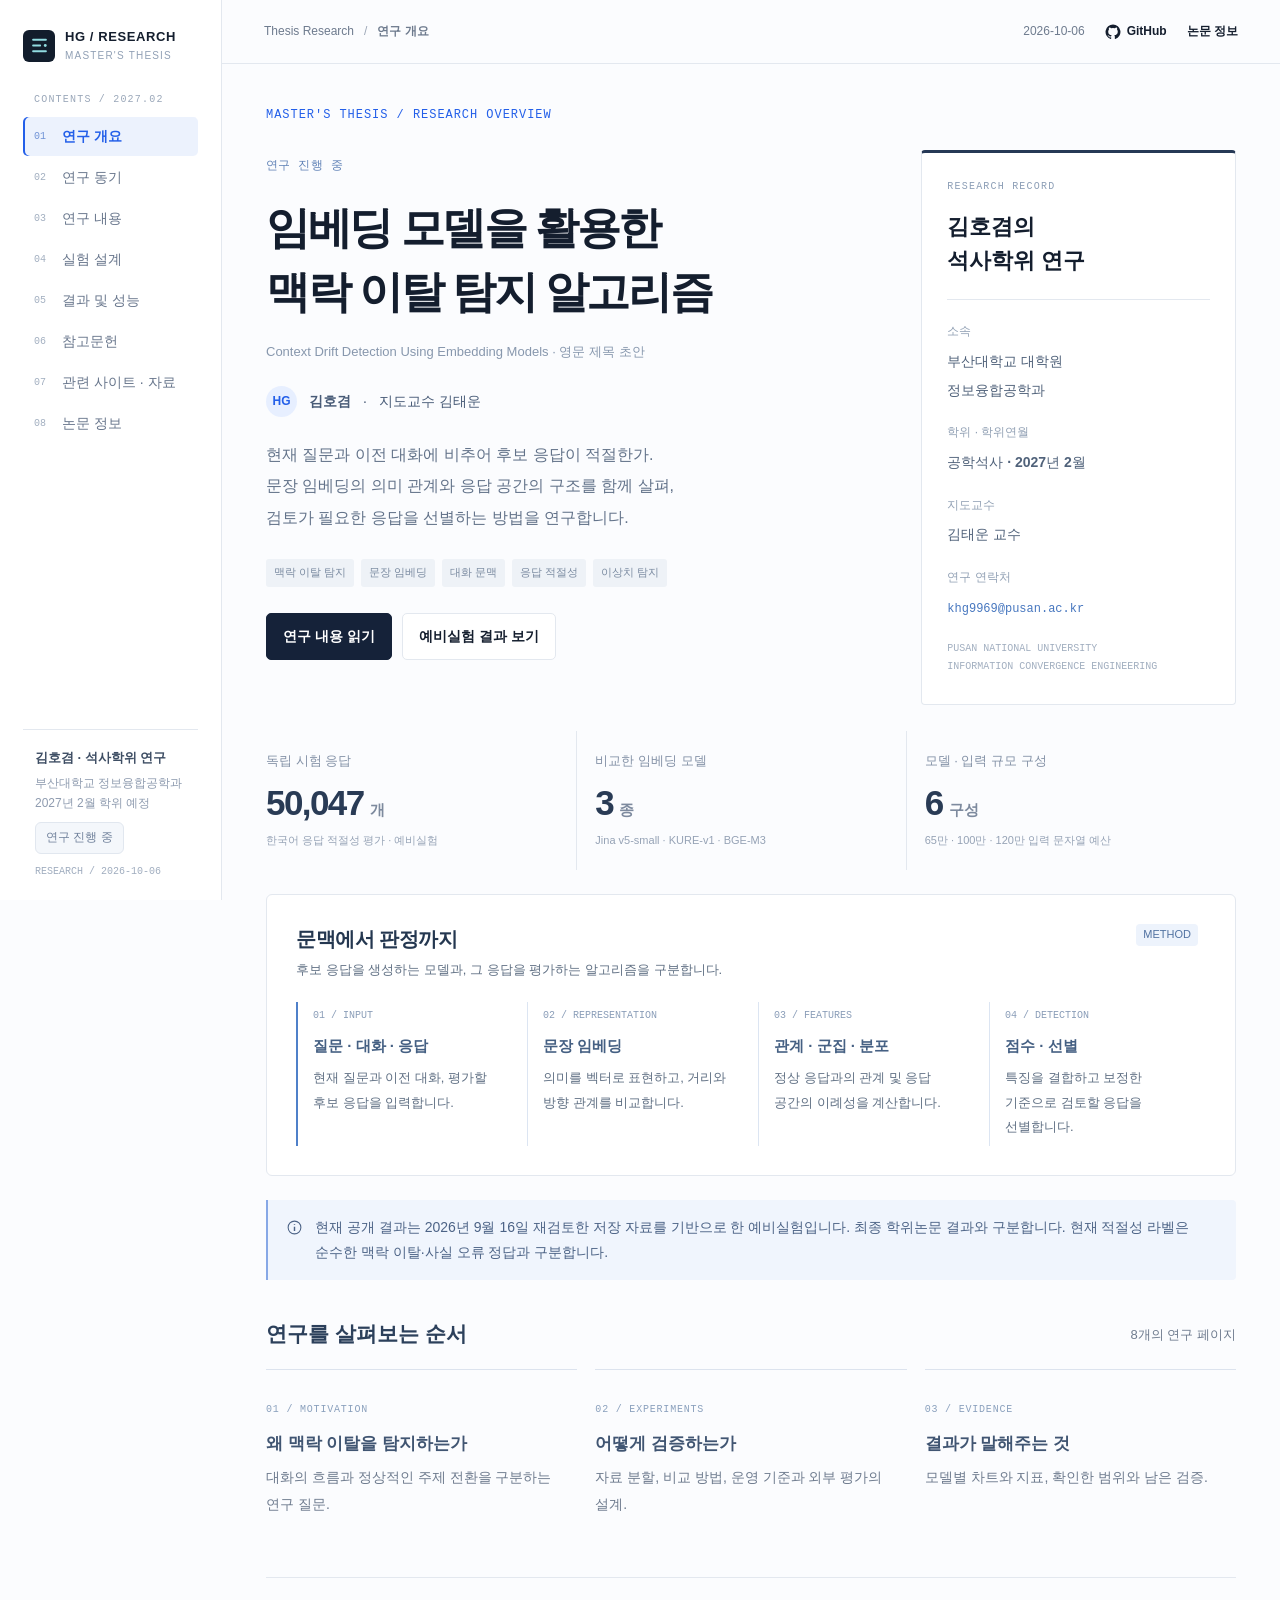
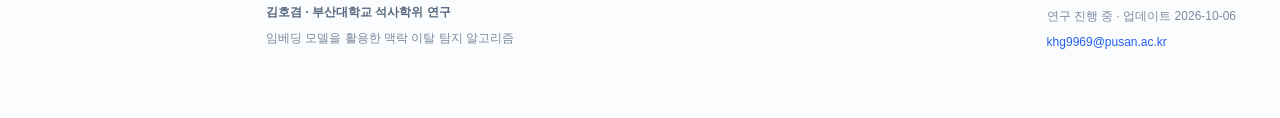
<file: index.html>
<!doctype html>
<html lang="ko">
<head>
  <meta charset="utf-8">
  <meta name="viewport" content="width=device-width, initial-scale=1">
  <meta name="description" content="김호겸의 석사학위 연구: 임베딩 모델을 활용한 맥락 이탈 탐지 알고리즘. 연구 동기, 방법, 실험 설계, 결과와 성능, 참고문헌을 소개합니다.">
  <meta name="theme-color" content="#101d35">
  <title>맥락 이탈 탐지 연구 · 김호겸</title>
  <link rel="icon" href="favicon.svg" type="image/svg+xml">
  <link rel="stylesheet" href="site.css">
  <script src="research-data.js" defer></script>
  <script src="site.js" defer></script>
</head>
<body data-page="overview">
  <a class="skip-link" href="#main">본문으로 이동</a>
  <div id="app"></div>
  <noscript>이 사이트의 연구 페이지와 차트를 보려면 브라우저의 JavaScript를 켜주세요.</noscript>
</body>
</html>
</file>
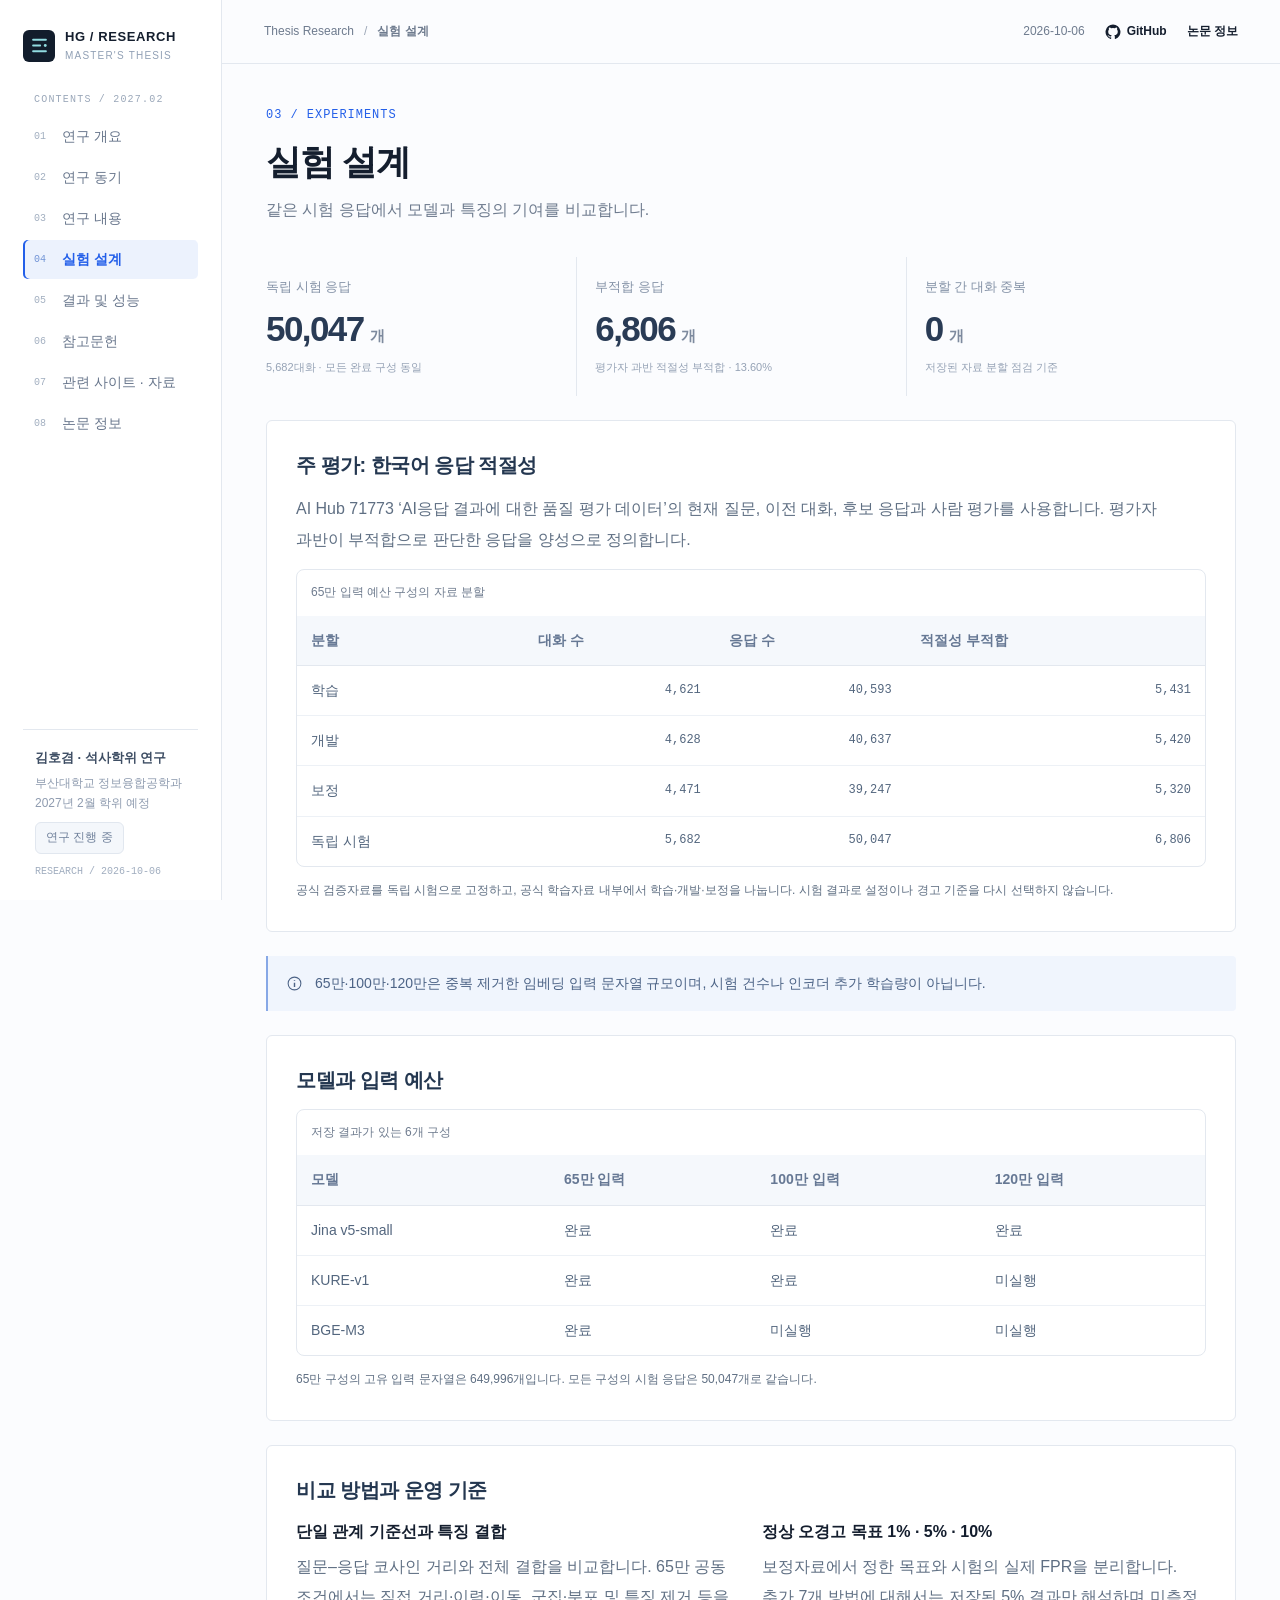
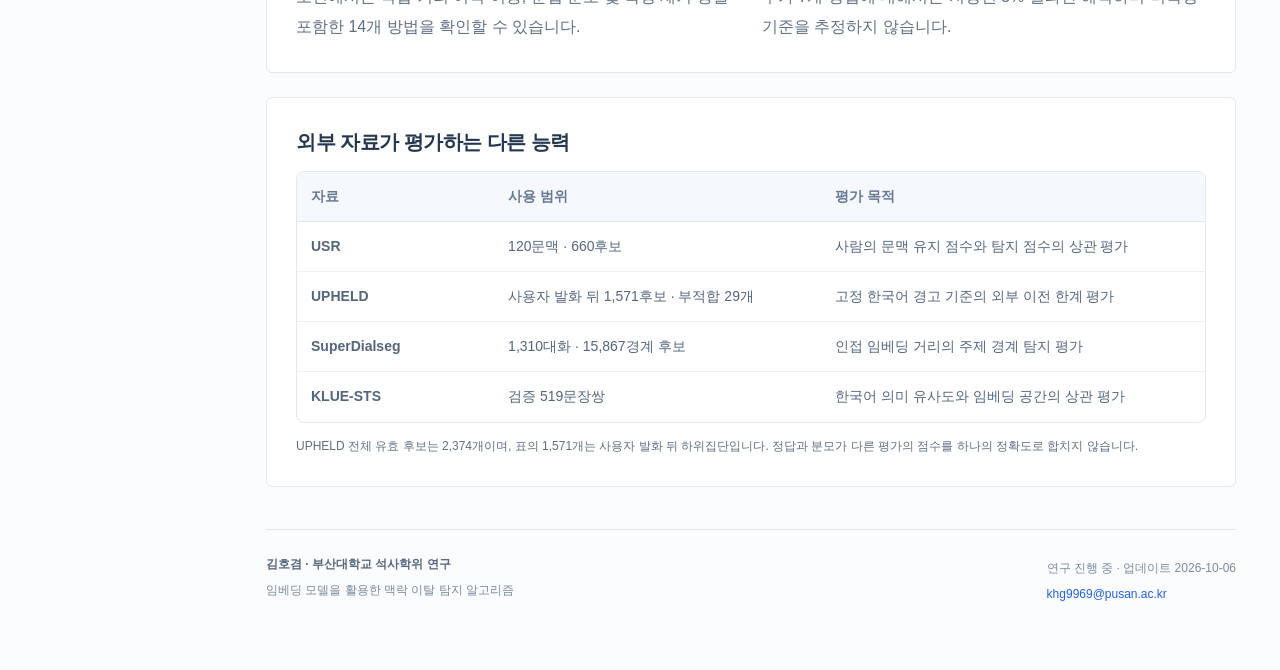
<file: experiments.html>
<!doctype html>
<html lang="ko">
<head>
  <meta charset="utf-8">
  <meta name="viewport" content="width=device-width, initial-scale=1">
  <meta name="description" content="김호겸의 석사학위 연구: 임베딩 모델을 활용한 맥락 이탈 탐지 알고리즘. 연구 동기, 방법, 실험 설계, 결과와 성능, 참고문헌을 소개합니다.">
  <meta name="theme-color" content="#101d35">
  <title>실험 설계 · 김호겸 맥락 이탈 탐지 연구</title>
  <link rel="icon" href="favicon.svg" type="image/svg+xml">
  <link rel="stylesheet" href="site.css">
  <script src="research-data.js" defer></script>
  <script src="site.js" defer></script>
</head>
<body data-page="experiments">
  <a class="skip-link" href="#main">본문으로 이동</a>
  <div id="app"></div>
  <noscript>이 사이트의 연구 페이지와 차트를 보려면 브라우저의 JavaScript를 켜주세요.</noscript>
</body>
</html>
</file>
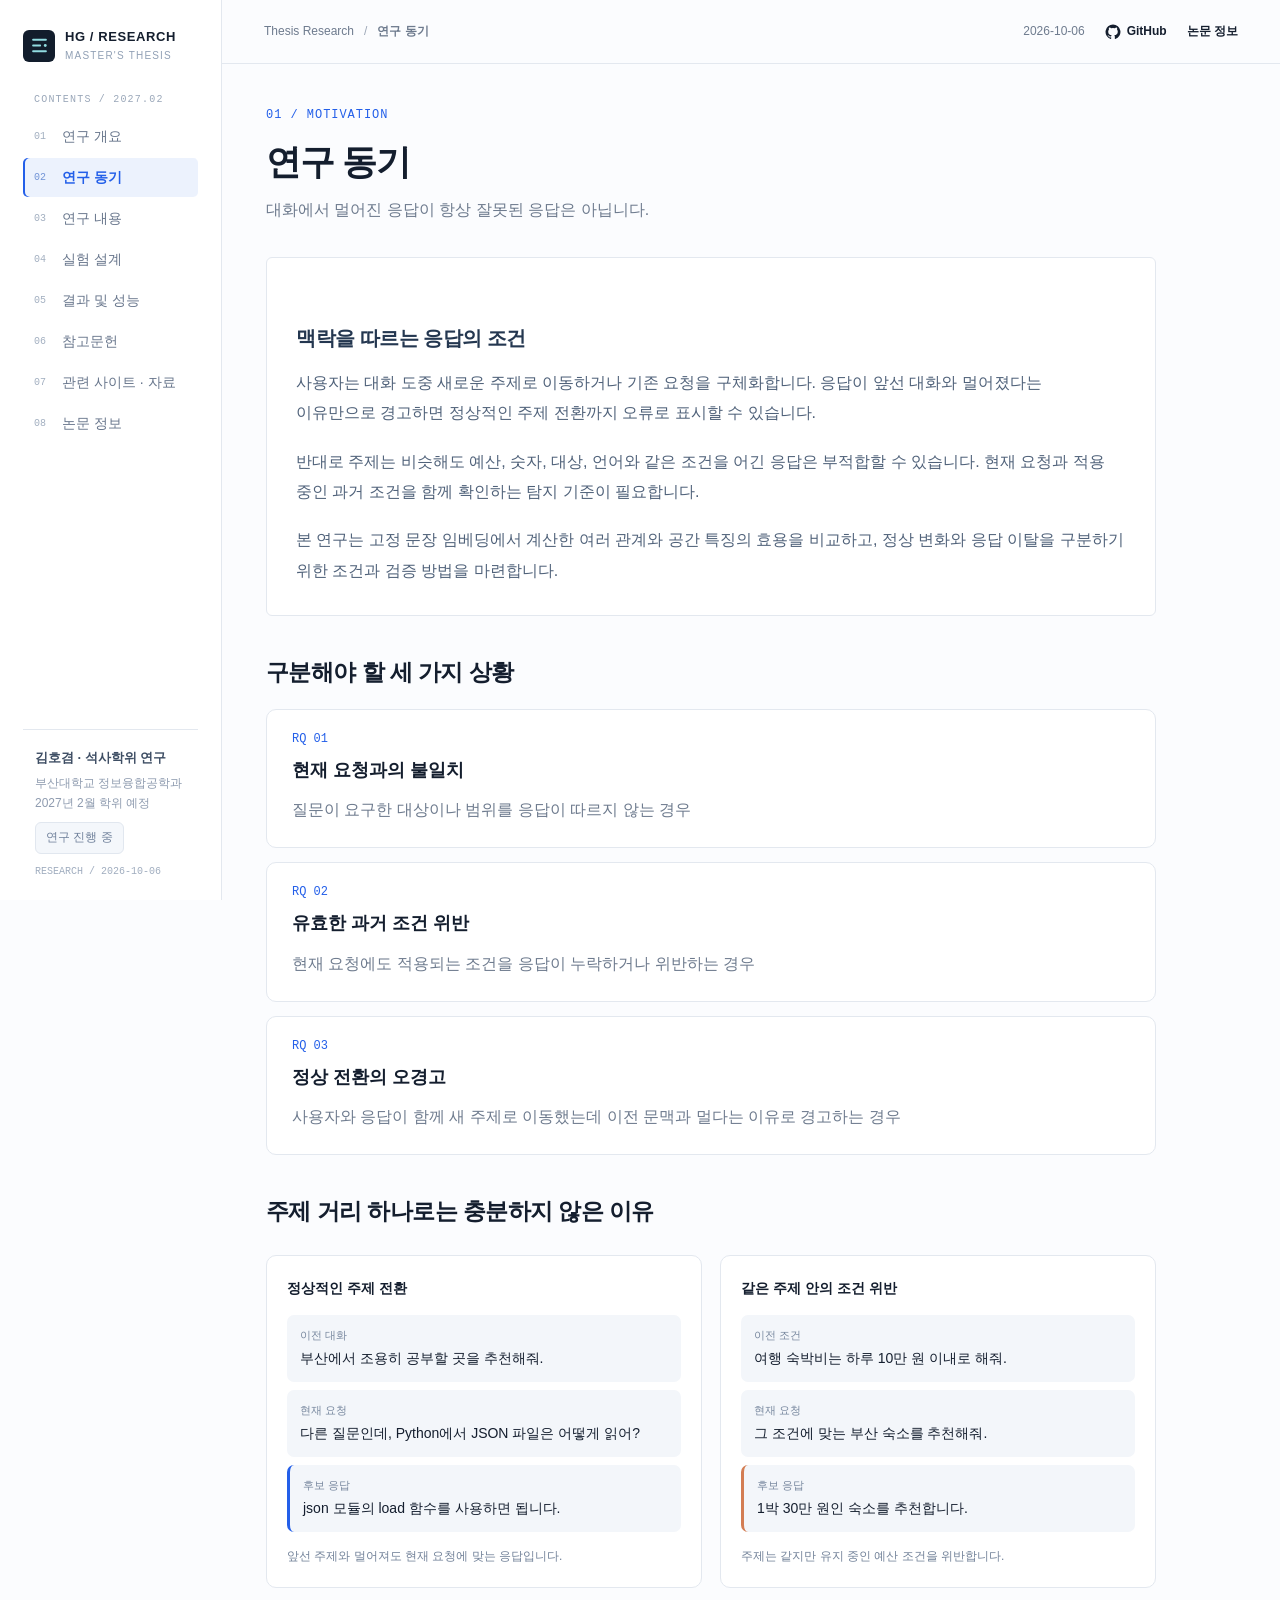
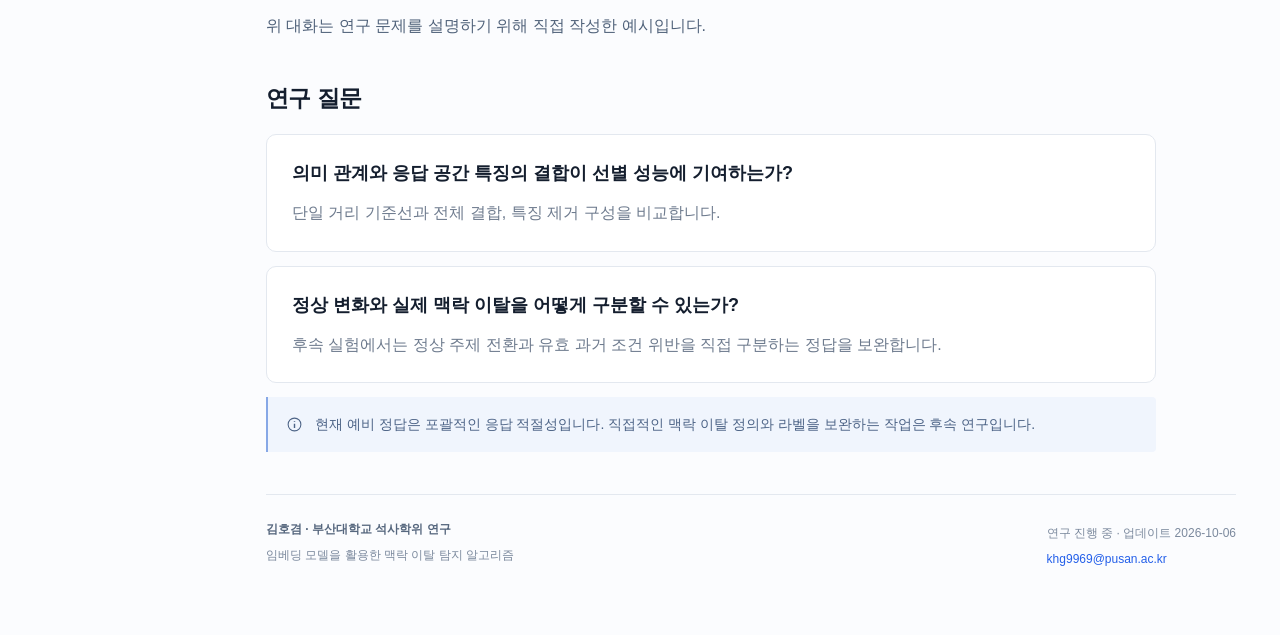
<file: motivation.html>
<!doctype html>
<html lang="ko">
<head>
  <meta charset="utf-8">
  <meta name="viewport" content="width=device-width, initial-scale=1">
  <meta name="description" content="김호겸의 석사학위 연구: 임베딩 모델을 활용한 맥락 이탈 탐지 알고리즘. 연구 동기, 방법, 실험 설계, 결과와 성능, 참고문헌을 소개합니다.">
  <meta name="theme-color" content="#101d35">
  <title>연구 동기 · 김호겸 맥락 이탈 탐지 연구</title>
  <link rel="icon" href="favicon.svg" type="image/svg+xml">
  <link rel="stylesheet" href="site.css">
  <script src="research-data.js" defer></script>
  <script src="site.js" defer></script>
</head>
<body data-page="motivation">
  <a class="skip-link" href="#main">본문으로 이동</a>
  <div id="app"></div>
  <noscript>이 사이트의 연구 페이지와 차트를 보려면 브라우저의 JavaScript를 켜주세요.</noscript>
</body>
</html>
</file>
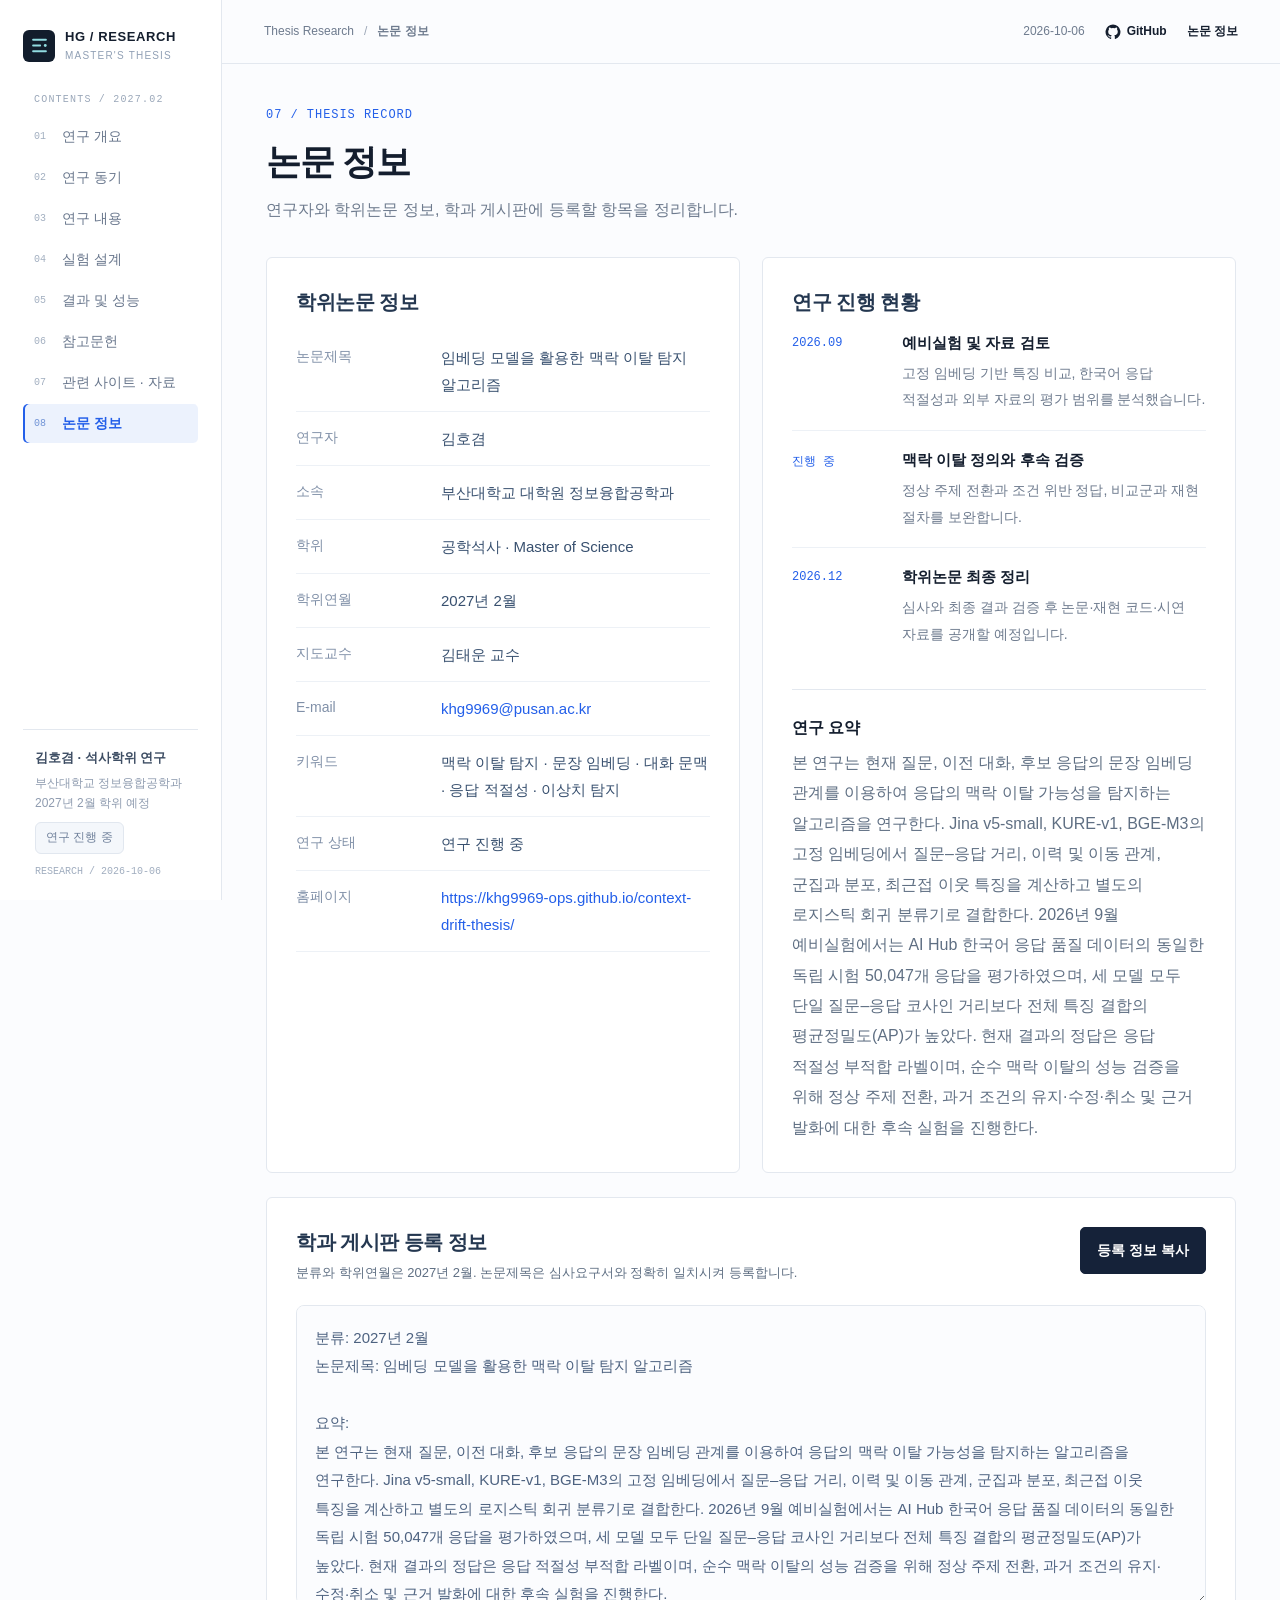
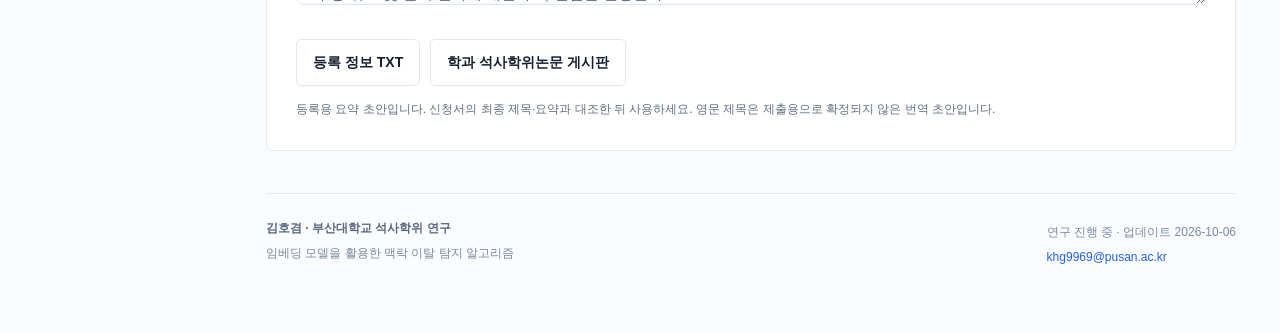
<file: profile.html>
<!doctype html>
<html lang="ko">
<head>
  <meta charset="utf-8">
  <meta name="viewport" content="width=device-width, initial-scale=1">
  <meta name="description" content="김호겸의 석사학위 연구: 임베딩 모델을 활용한 맥락 이탈 탐지 알고리즘. 연구 동기, 방법, 실험 설계, 결과와 성능, 참고문헌을 소개합니다.">
  <meta name="theme-color" content="#101d35">
  <title>논문 정보 · 김호겸 맥락 이탈 탐지 연구</title>
  <link rel="icon" href="favicon.svg" type="image/svg+xml">
  <link rel="stylesheet" href="site.css">
  <script src="research-data.js" defer></script>
  <script src="site.js" defer></script>
</head>
<body data-page="profile">
  <a class="skip-link" href="#main">본문으로 이동</a>
  <div id="app"></div>
  <noscript>이 사이트의 연구 페이지와 차트를 보려면 브라우저의 JavaScript를 켜주세요.</noscript>
</body>
</html>
</file>
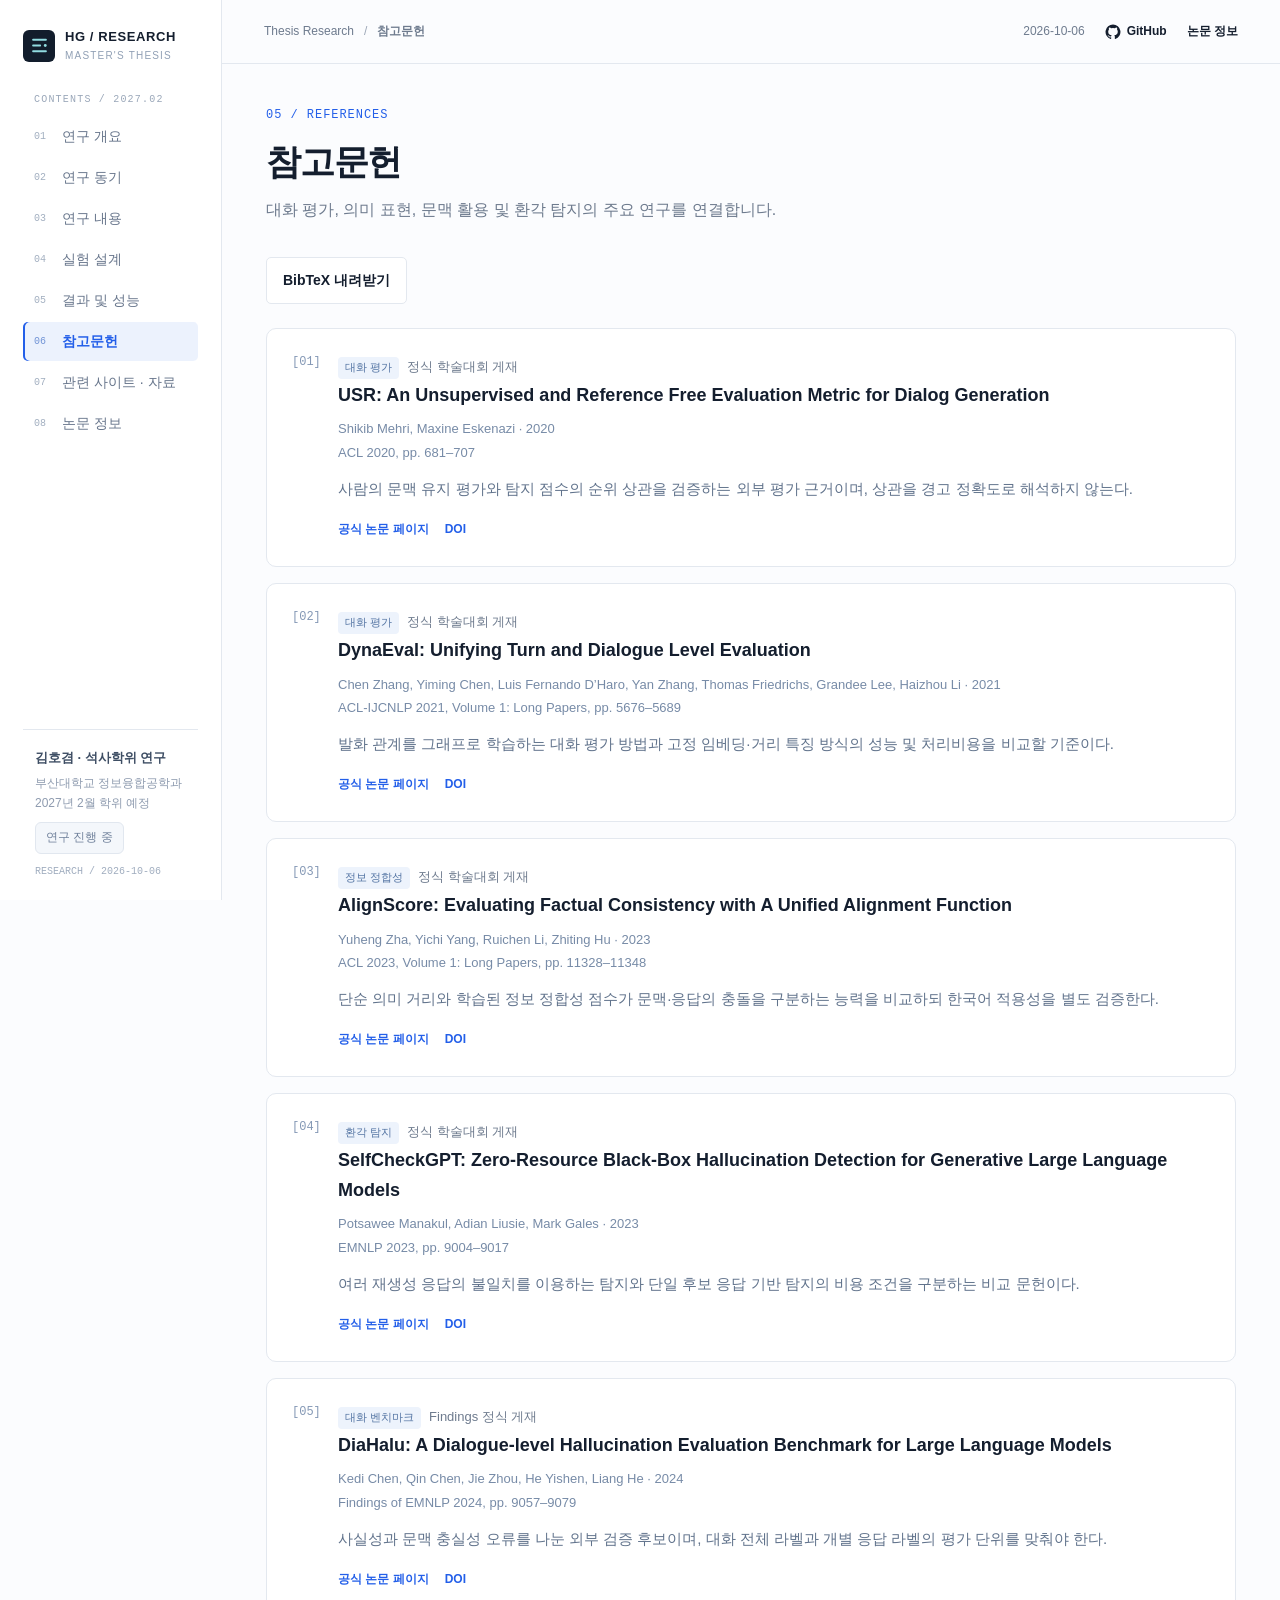
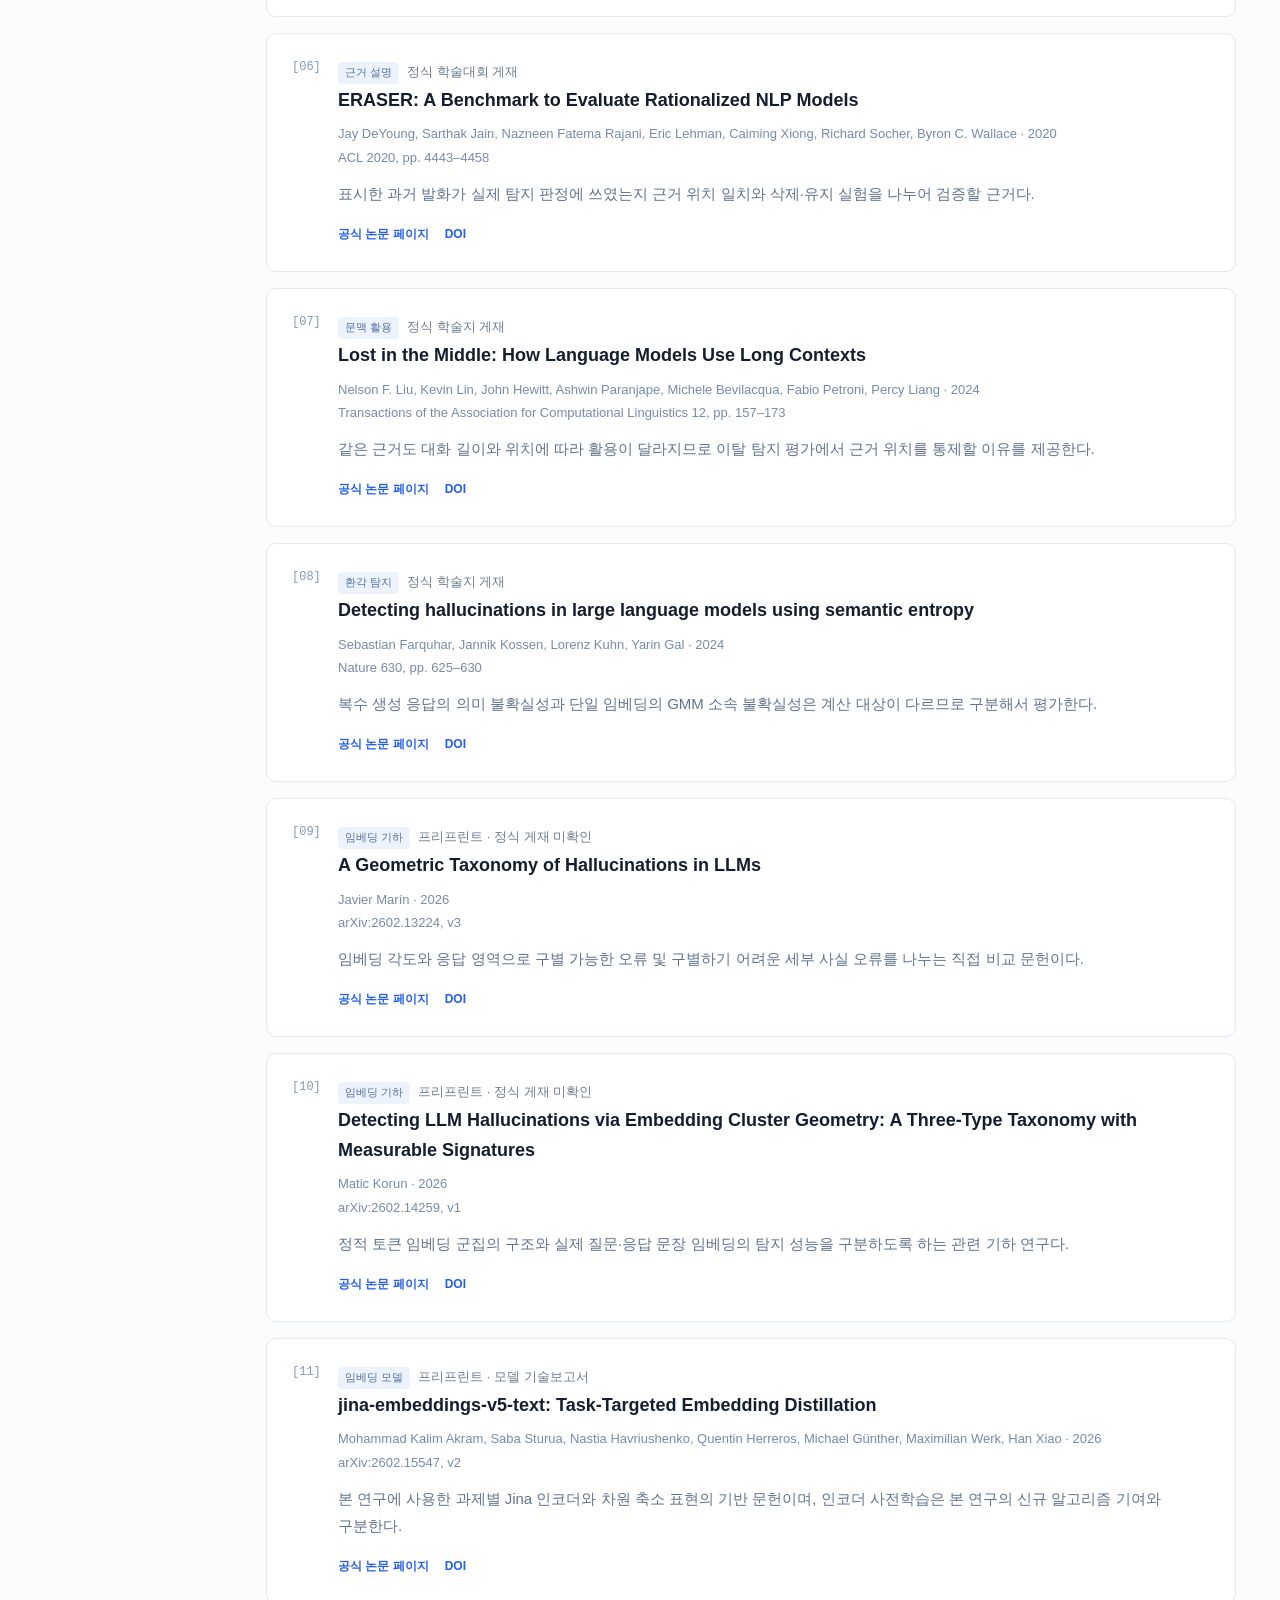
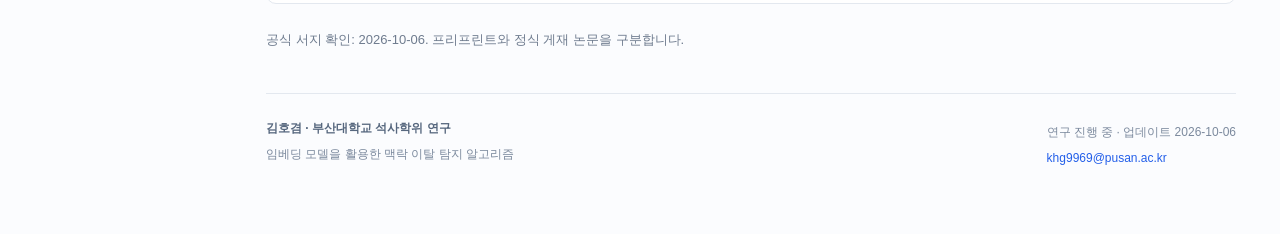
<file: references.html>
<!doctype html>
<html lang="ko">
<head>
  <meta charset="utf-8">
  <meta name="viewport" content="width=device-width, initial-scale=1">
  <meta name="description" content="김호겸의 석사학위 연구: 임베딩 모델을 활용한 맥락 이탈 탐지 알고리즘. 연구 동기, 방법, 실험 설계, 결과와 성능, 참고문헌을 소개합니다.">
  <meta name="theme-color" content="#101d35">
  <title>참고문헌 · 김호겸 맥락 이탈 탐지 연구</title>
  <link rel="icon" href="favicon.svg" type="image/svg+xml">
  <link rel="stylesheet" href="site.css">
  <script src="research-data.js" defer></script>
  <script src="site.js" defer></script>
</head>
<body data-page="references">
  <a class="skip-link" href="#main">본문으로 이동</a>
  <div id="app"></div>
  <noscript>이 사이트의 연구 페이지와 차트를 보려면 브라우저의 JavaScript를 켜주세요.</noscript>
</body>
</html>
</file>
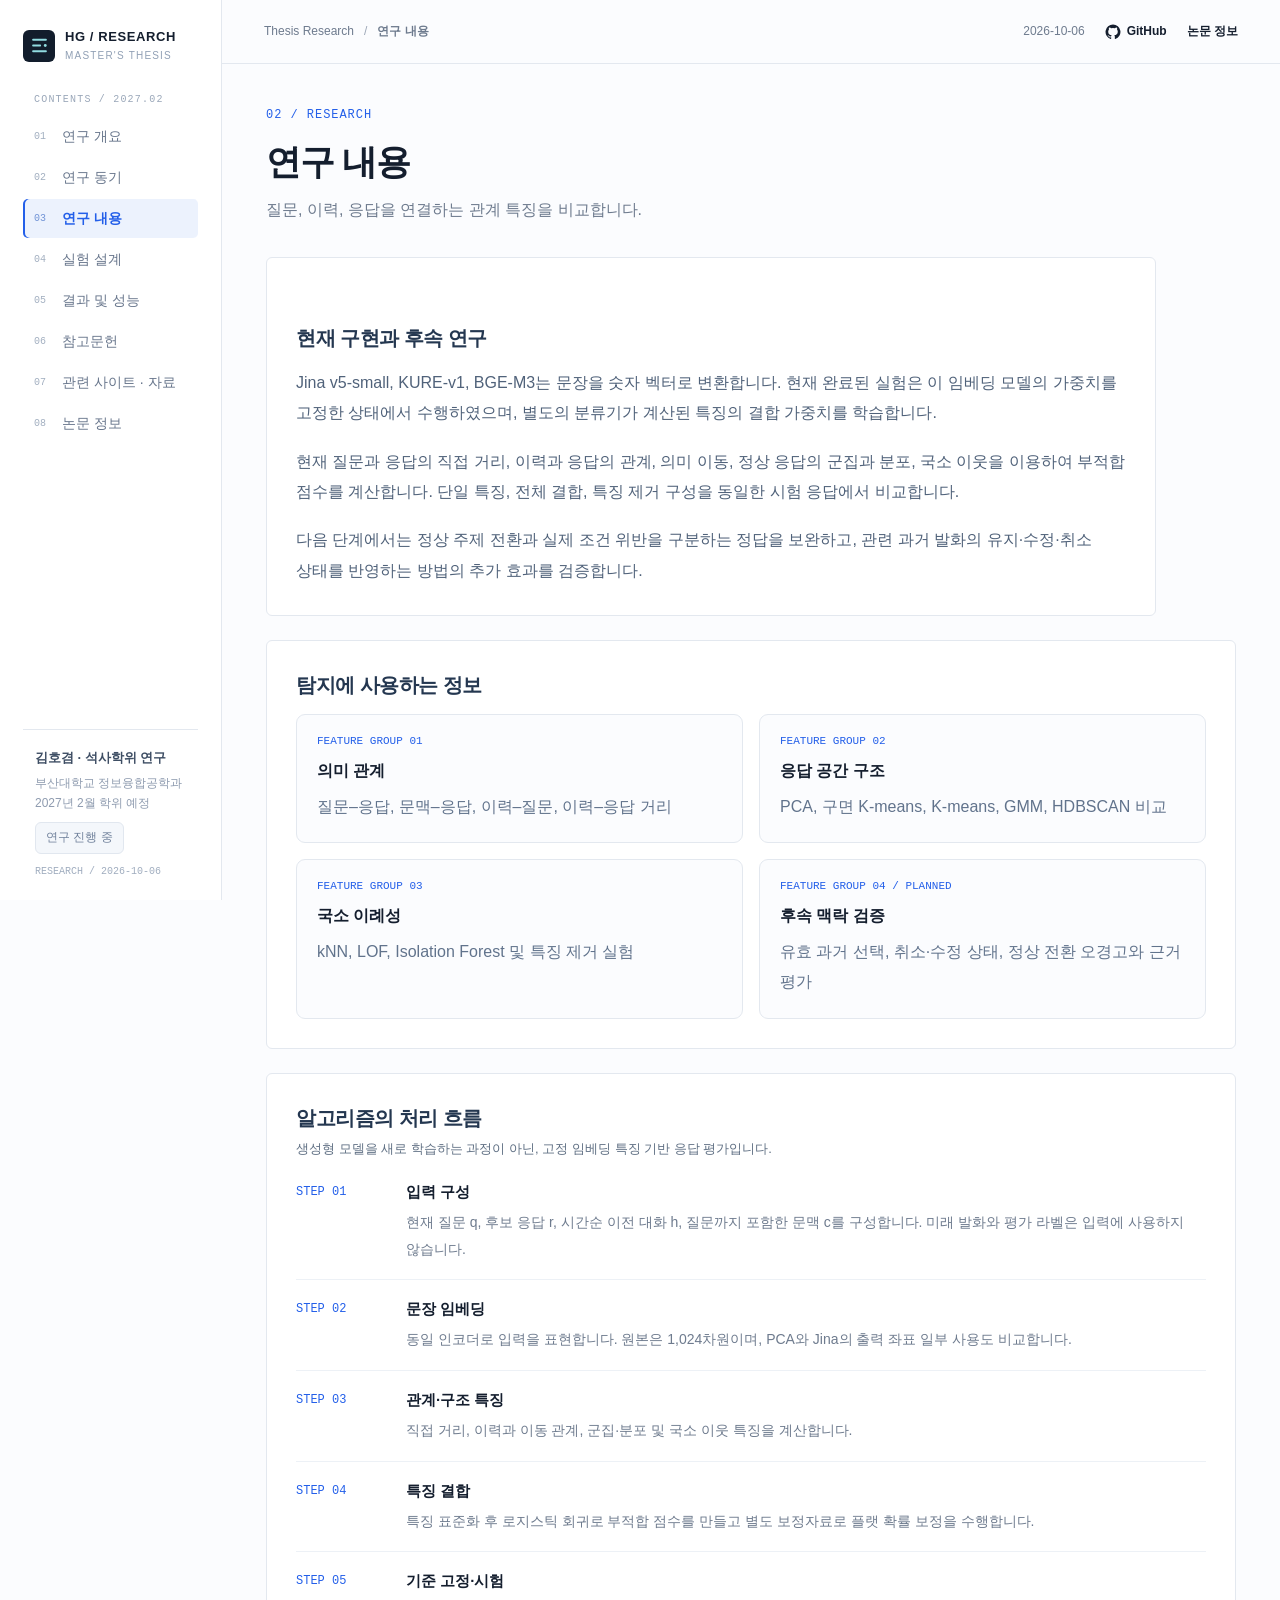
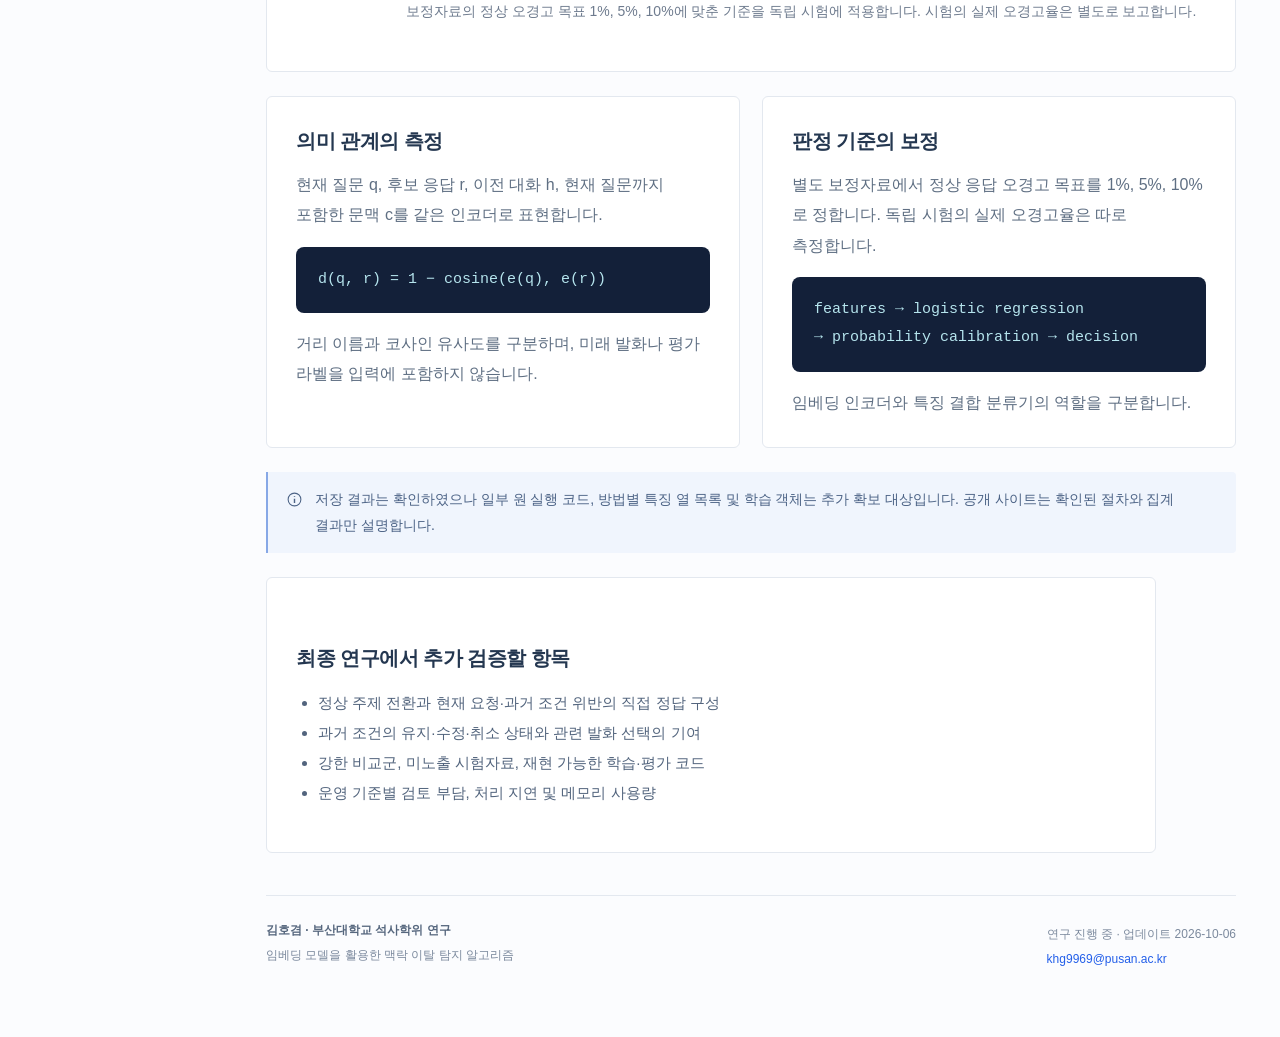
<file: research.html>
<!doctype html>
<html lang="ko">
<head>
  <meta charset="utf-8">
  <meta name="viewport" content="width=device-width, initial-scale=1">
  <meta name="description" content="김호겸의 석사학위 연구: 임베딩 모델을 활용한 맥락 이탈 탐지 알고리즘. 연구 동기, 방법, 실험 설계, 결과와 성능, 참고문헌을 소개합니다.">
  <meta name="theme-color" content="#101d35">
  <title>연구 내용 · 김호겸 맥락 이탈 탐지 연구</title>
  <link rel="icon" href="favicon.svg" type="image/svg+xml">
  <link rel="stylesheet" href="site.css">
  <script src="research-data.js" defer></script>
  <script src="site.js" defer></script>
</head>
<body data-page="research">
  <a class="skip-link" href="#main">본문으로 이동</a>
  <div id="app"></div>
  <noscript>이 사이트의 연구 페이지와 차트를 보려면 브라우저의 JavaScript를 켜주세요.</noscript>
</body>
</html>
</file>
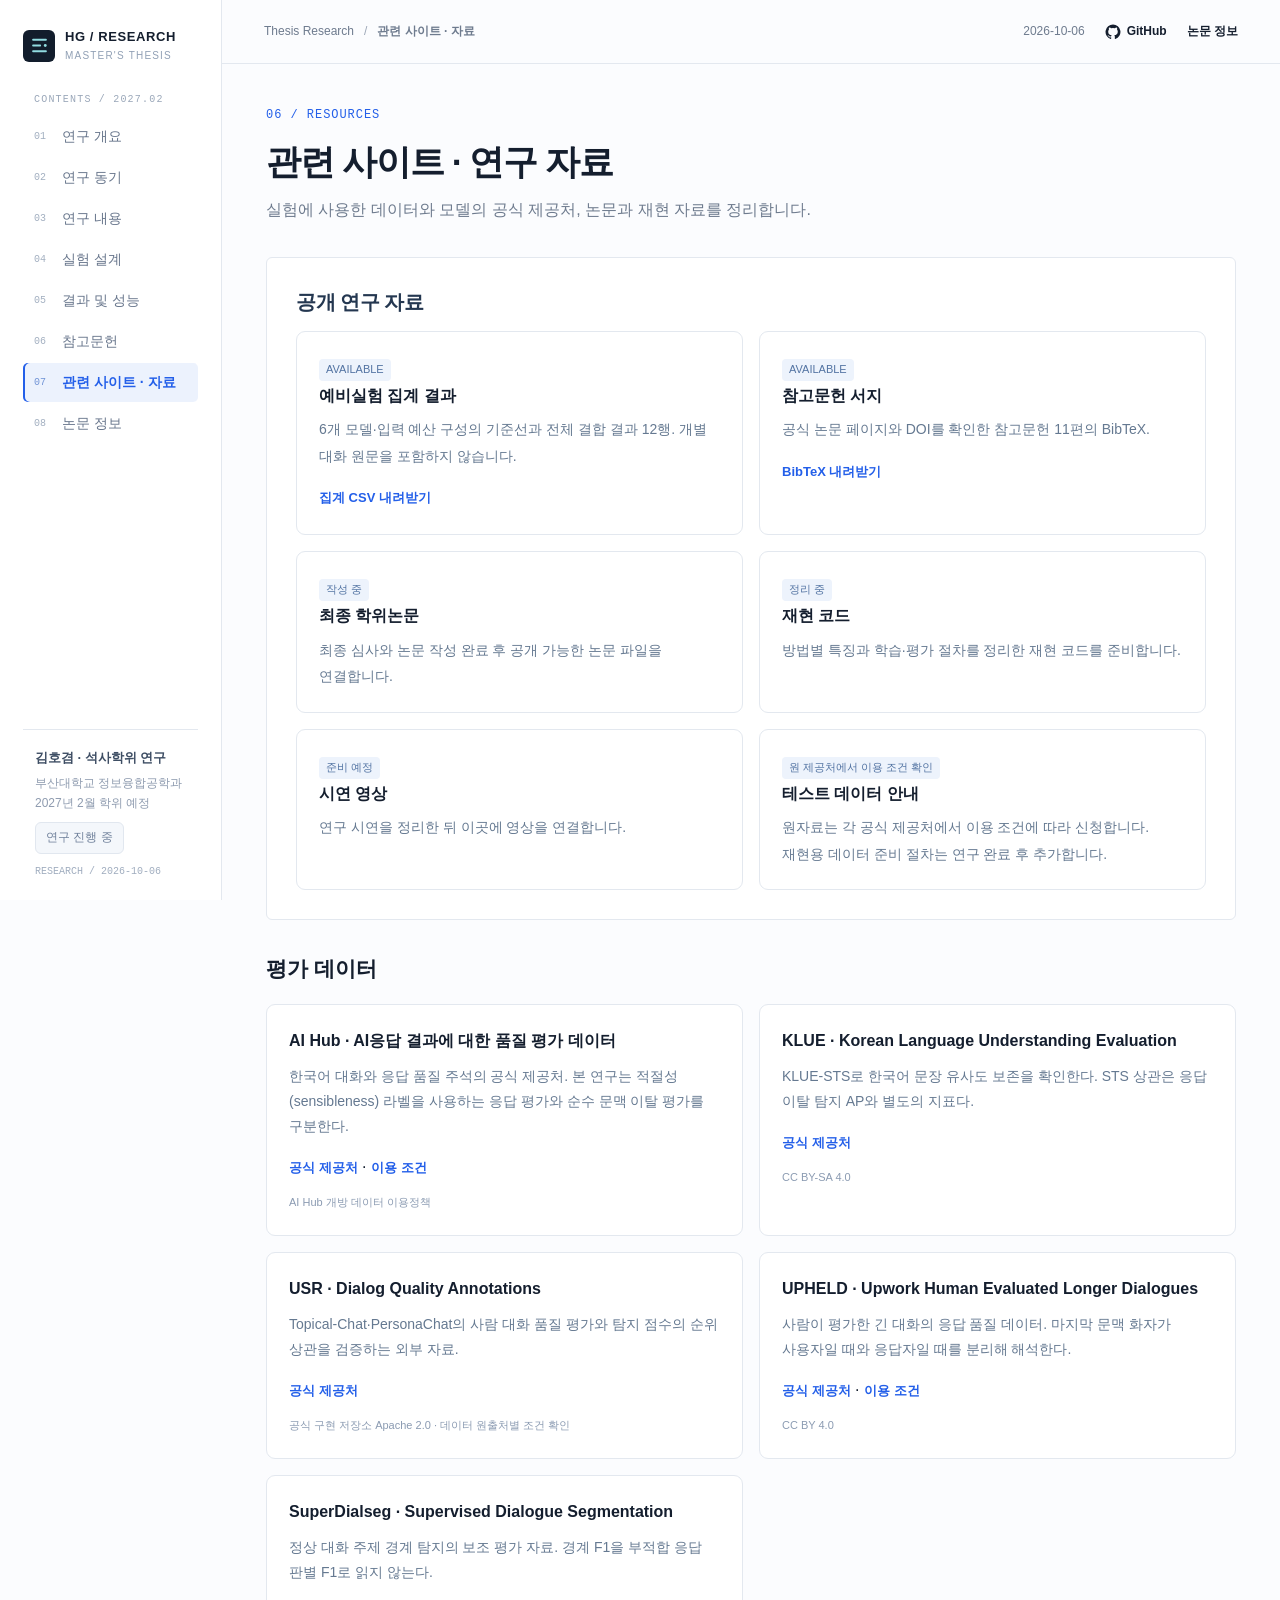
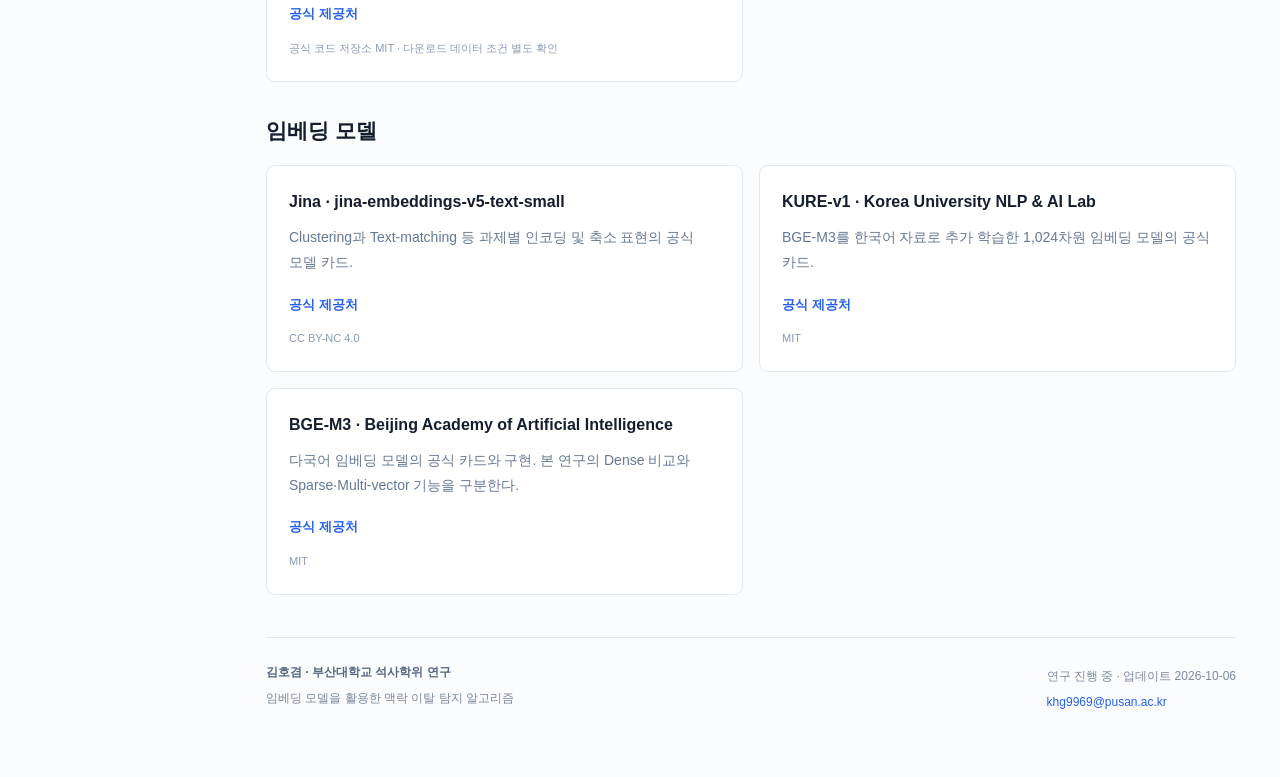
<file: resources.html>
<!doctype html>
<html lang="ko">
<head>
  <meta charset="utf-8">
  <meta name="viewport" content="width=device-width, initial-scale=1">
  <meta name="description" content="김호겸의 석사학위 연구: 임베딩 모델을 활용한 맥락 이탈 탐지 알고리즘. 연구 동기, 방법, 실험 설계, 결과와 성능, 참고문헌을 소개합니다.">
  <meta name="theme-color" content="#101d35">
  <title>관련 사이트 및 연구 자료 · 김호겸 맥락 이탈 탐지 연구</title>
  <link rel="icon" href="favicon.svg" type="image/svg+xml">
  <link rel="stylesheet" href="site.css">
  <script src="research-data.js" defer></script>
  <script src="site.js" defer></script>
</head>
<body data-page="resources">
  <a class="skip-link" href="#main">본문으로 이동</a>
  <div id="app"></div>
  <noscript>이 사이트의 연구 페이지와 차트를 보려면 브라우저의 JavaScript를 켜주세요.</noscript>
</body>
</html>
</file>
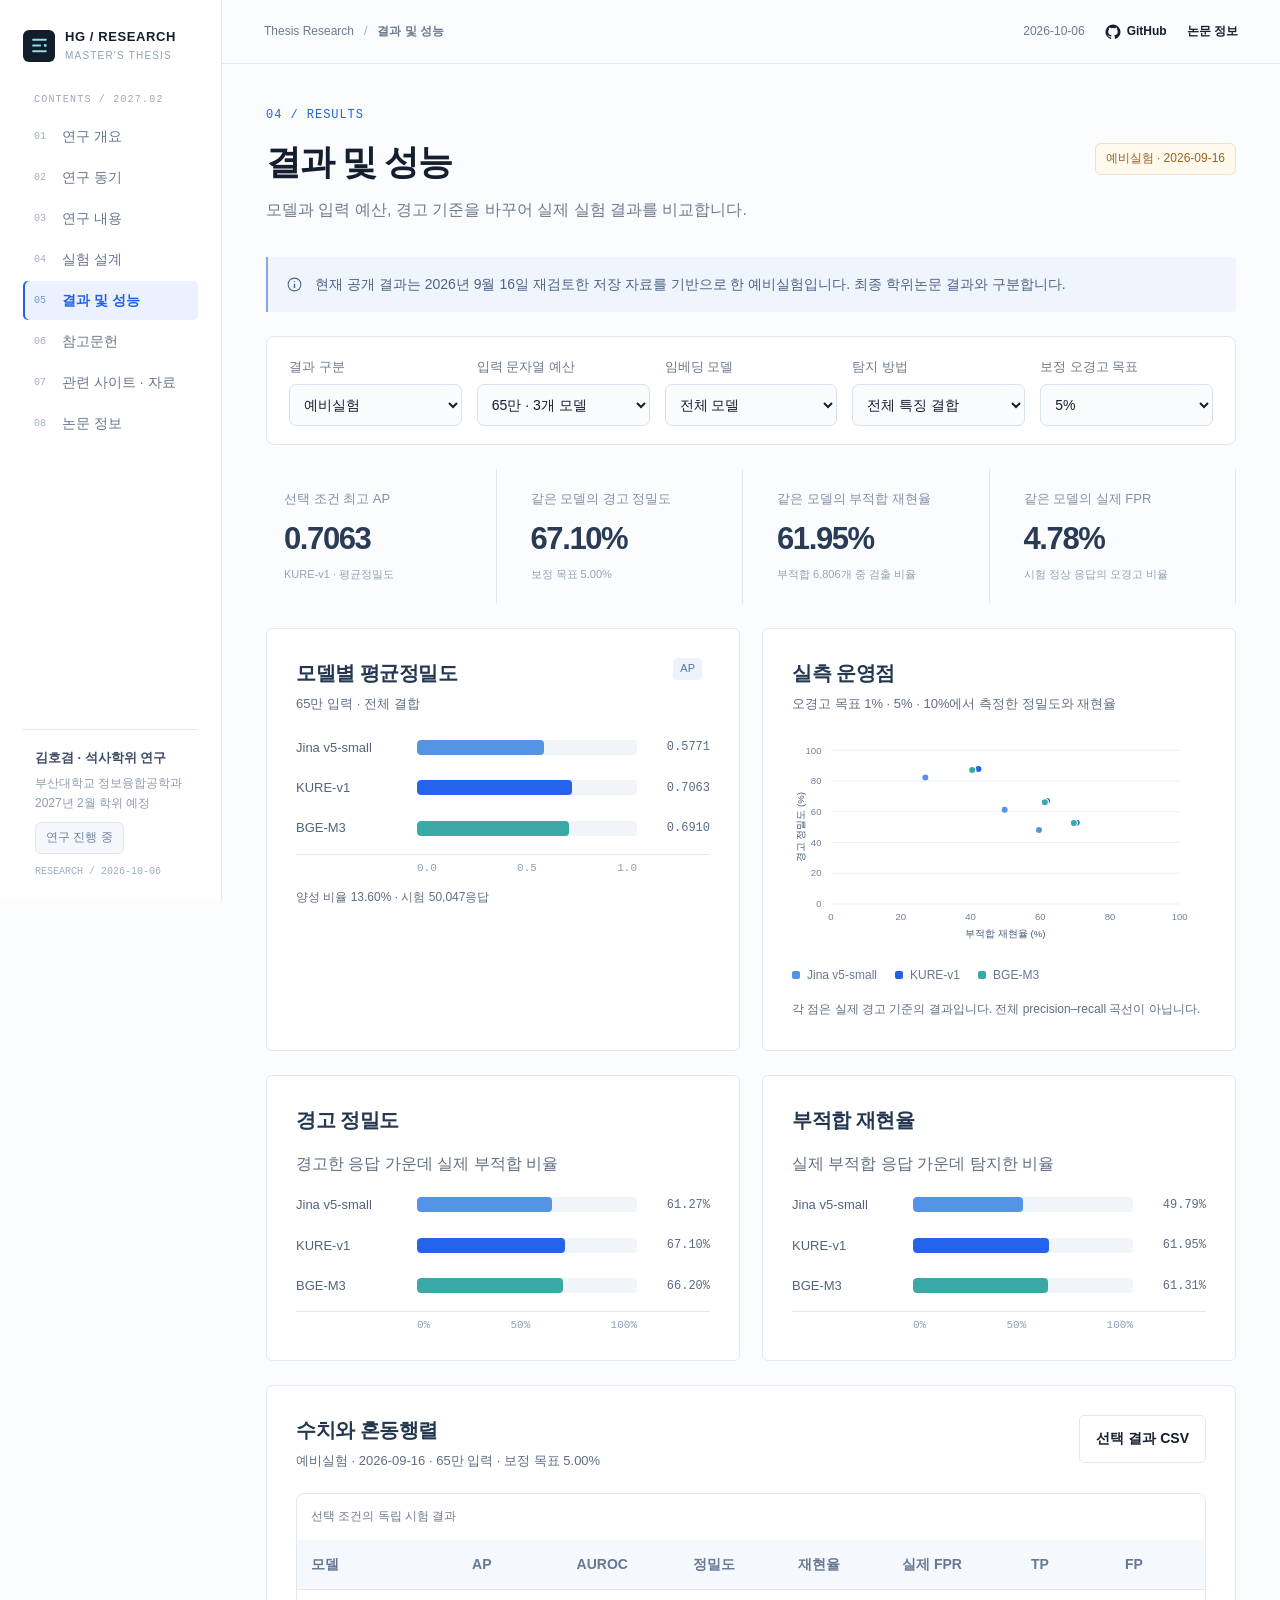
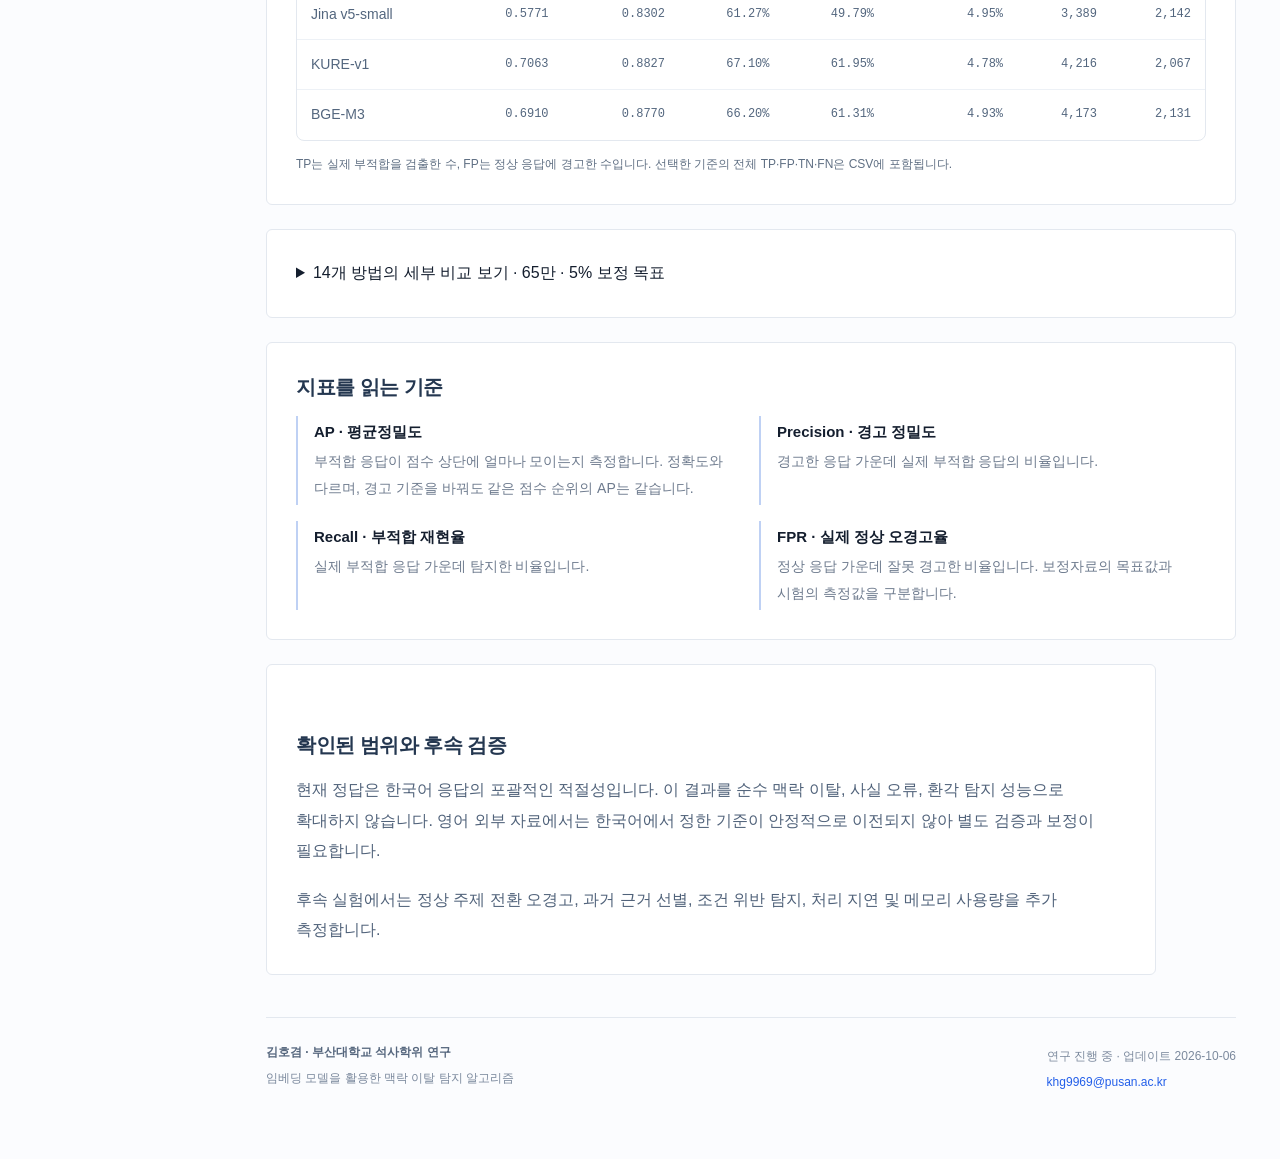
<file: results.html>
<!doctype html>
<html lang="ko">
<head>
  <meta charset="utf-8">
  <meta name="viewport" content="width=device-width, initial-scale=1">
  <meta name="description" content="김호겸의 석사학위 연구: 임베딩 모델을 활용한 맥락 이탈 탐지 알고리즘. 연구 동기, 방법, 실험 설계, 결과와 성능, 참고문헌을 소개합니다.">
  <meta name="theme-color" content="#101d35">
  <title>결과 및 성능 · 김호겸 맥락 이탈 탐지 연구</title>
  <link rel="icon" href="favicon.svg" type="image/svg+xml">
  <link rel="stylesheet" href="site.css">
  <script src="research-data.js" defer></script>
  <script src="site.js" defer></script>
</head>
<body data-page="results">
  <a class="skip-link" href="#main">본문으로 이동</a>
  <div id="app"></div>
  <noscript>이 사이트의 연구 페이지와 차트를 보려면 브라우저의 JavaScript를 켜주세요.</noscript>
</body>
</html>
</file>
<file: site.css>
@charset "UTF-8";
:root{--navy:#101d35;--navy-light:#1b2b47;--blue:#2463eb;--cyan:#70d8e1;--ink:#17263d;--muted:#65748a;--line:#e1e7ef;--paper:#fff;--bg:#f5f7fa;--soft:#edf3ff;--radius:12px;--font:Inter,"Pretendard","Noto Sans KR","Malgun Gothic",sans-serif;--mono:"SFMono-Regular",Consolas,monospace}
*{box-sizing:border-box}html{scroll-behavior:smooth}body{margin:0;background:var(--bg);font:16px/1.8 var(--font);color:var(--ink);word-break:keep-all;overflow-wrap:anywhere}a{color:inherit;text-decoration:none}button,input,select{font:inherit}button,a,select{touch-action:manipulation}button{cursor:pointer}button:disabled{cursor:default}button:focus-visible,a:focus-visible,select:focus-visible{outline:3px solid var(--blue);outline-offset:4px}::selection{background:#cce7fc}.skip-link{position:fixed;left:12px;top:-100px;z-index:100;padding:12px;background:white}.skip-link:focus{top:12px}
.shell{display:grid;grid-template-columns:246px minmax(0,1fr);min-height:100vh}.sidebar{position:sticky;top:0;align-self:start;display:flex;flex-direction:column;height:100vh;min-height:650px;padding:32px 23px 23px;background:var(--navy);color:#c5cede;overflow:auto}.brand{display:flex;align-items:center;gap:11px;color:#fff;margin-bottom:38px}.brand-mark{width:35px;height:35px;background:#253754;border:1px solid #3a4b66;border-radius:9px;display:grid;place-items:center;color:var(--cyan)}.brand-name{font-size:15px;font-weight:800;letter-spacing:.1em;line-height:1.45}.brand-name small{display:block;font-size:11px;color:#97a9c1;font-weight:500;letter-spacing:.17em;margin-top:2px}.nav-caption{font:11px var(--mono);letter-spacing:.12em;color:#7e93ae;margin:0 12px 14px}.navigation{display:flex;flex-direction:column;gap:5px}.nav-link{display:flex;align-items:center;gap:13px;padding:11px 13px;border-radius:8px;font-size:14px;transition:background .15s,color .15s;white-space:nowrap}.nav-number{font:11px var(--mono);color:#7187a5;min-width:16px}.nav-link:hover{background:#1c2d49;color:#fff}.nav-link[aria-current="page"]{background:#223552;color:#fff}.nav-link[aria-current="page"] .nav-number{color:var(--cyan)}.sidebar-bottom{margin-top:auto;padding:26px 12px 0;border-top:1px solid #2b3b54;margin-top:38px}.sidebar-bottom strong{display:block;color:white;font-size:14px}.sidebar-bottom p{margin:5px 0 14px;color:#8da0b9;font-size:12px;line-height:1.7}.sidebar-bottom .status{color:#bce9ec;border-color:#365b68;background:#193542}.sidebar-foot{font:11px var(--mono);color:#7c91ac;margin:22px 12px 0}
.workspace{min-width:0}.topbar{display:flex;align-items:center;justify-content:space-between;gap:14px;padding:17px 42px;background:var(--paper);border-bottom:1px solid var(--line);font-size:13px;color:var(--muted);min-height:67px}.crumb{display:flex;gap:10px;align-items:center}.crumb span{color:#9ba6b6}.top-actions{display:flex;align-items:center;gap:20px}.top-actions a{color:var(--ink);font-weight:600}.top-actions a:hover{color:var(--blue)}.mobile-menu{display:none;border:0;background:transparent;padding:4px;color:var(--ink)}.content{max-width:1280px;margin:auto;padding:42px 44px 64px}.section-label{font:12px var(--mono);letter-spacing:.08em;color:var(--blue);margin:0 0 15px}.page-heading{display:flex;align-items:flex-start;justify-content:space-between;gap:24px;margin-bottom:32px}.page-heading h1{font-size:36px;line-height:1.4;letter-spacing:-.04em;margin:0 0 10px;font-weight:800}.page-heading p{margin:0;max-width:740px;color:var(--muted)}.status{display:inline-flex;align-items:center;gap:7px;padding:4px 10px;border:1px solid #d9e5fa;border-radius:6px;background:#f0f5ff;color:#3357a0;font-size:12px;line-height:1.8;white-space:nowrap}.status.preliminary{background:#fff8ed;border-color:#f1dfbf;color:#986420}.page-heading .status{margin-top:6px}.hero-grid{display:grid;grid-template-columns:minmax(0,1.7fr) minmax(260px,1fr);gap:26px;margin-bottom:26px}.paper-hero{background:white;border:1px solid var(--line);border-radius:var(--radius);padding:32px}.paper-hero h1{font-size:42px;line-height:1.5;letter-spacing:-.055em;margin:14px 0 10px}.title-en{font-size:14px;color:#6d7e92;font-weight:500;line-height:1.6;margin:0 0 22px}.paper-authors{display:flex;gap:12px;align-items:center;margin:22px 0;color:#485b77;font-size:14px}.author-badge{width:31px;height:31px;border-radius:50%;display:grid;place-items:center;background:#e7efff;font-weight:700;color:var(--blue);font-size:12px}.hero-abstract{font-size:15px;line-height:1.95;margin:18px 0 26px;color:#5b6b81}.keyword-row{display:flex;gap:7px;flex-wrap:wrap}.keyword{font-size:12px;color:#53667e;padding:3px 9px;background:#f2f5f9;border-radius:5px}.button{display:inline-flex;align-items:center;justify-content:center;gap:8px;padding:10px 16px;border:1px solid var(--line);border-radius:7px;background:white;color:var(--ink);font-size:14px;font-weight:600;min-height:43px}.button:hover{background:#f0f5ff;border-color:#c9d9f2}.button.primary{background:var(--blue);border-color:var(--blue);color:white}.button.primary:hover{background:#1955d0}.button-row{display:flex;flex-wrap:wrap;gap:10px;margin-top:24px}.research-identity{background:var(--navy);color:white;border-radius:var(--radius);padding:28px;display:flex;flex-direction:column;gap:20px;position:relative;overflow:hidden}.research-identity .section-label{color:var(--cyan)}.research-identity h2{font-size:21px;margin:0;line-height:1.55}.identity-rule{height:1px;background:#34465f;margin:3px 0}.identity-item .label{font-size:12px;color:#8fa5c1;display:block;margin-bottom:4px}.identity-item strong{font-size:15px;font-weight:600}.identity-item a{font:13px var(--mono);color:#c9e5fb}.identity-note{font:11px var(--mono);color:#8aa1bf;margin-top:auto}
.grid-3{display:grid;grid-template-columns:repeat(3,minmax(0,1fr));gap:18px}.grid-2{display:grid;grid-template-columns:repeat(2,minmax(0,1fr));gap:22px}.panel{background:white;border:1px solid var(--line);border-radius:var(--radius);padding:26px;margin-bottom:24px;min-width:0}.panel h2{font-size:20px;line-height:1.5;letter-spacing:-.025em;margin:0 0 14px}.panel h3{font-size:16px;line-height:1.6;margin:0 0 7px}.panel p{color:#5f6f83;font-size:15px;margin:0 0 14px}.panel p:last-child{margin-bottom:0}.panel-heading{display:flex;justify-content:space-between;align-items:flex-start;gap:16px;margin-bottom:19px}.panel-heading h2{margin:0 0 4px}.panel-heading p{font-size:13px;margin:0}.stat-card{padding:23px 25px;background:white;border:1px solid var(--line);border-radius:var(--radius);margin-bottom:24px}.stat-label{color:var(--muted);font-size:13px;margin-bottom:8px}.stat-value{font-size:32px;font-weight:750;line-height:1.3;letter-spacing:-.05em;font-variant-numeric:tabular-nums}.stat-value span{font-size:15px;color:#7d8a9e;margin-left:6px;letter-spacing:0}.stat-note{font-size:12px;color:#7d8a9e;margin-top:6px}.stat-card.accent{border-top:3px solid var(--blue);padding-top:21px}.notice{display:flex;align-items:flex-start;gap:12px;padding:15px 18px;border-left:3px solid #87a8e6;background:#edf3fc;color:#4c6386;font-size:14px;margin:0 0 24px;border-radius:0 8px 8px 0}.notice svg{flex-shrink:0;margin-top:4px}.notice.warm{background:#fff8ee;border-color:#dfb468;color:#826137}.small{font-size:13px;color:var(--muted)}.muted{color:var(--muted)}.mono{font-family:var(--mono);font-variant-numeric:tabular-nums}.section-top{display:flex;align-items:center;justify-content:space-between;margin:35px 0 16px;gap:15px}.section-top h2{font-size:21px;margin:0}.section-top a{font-size:13px;color:var(--blue)}
.pipeline{display:grid;grid-template-columns:repeat(4,minmax(0,1fr));gap:14px}.pipeline-step{border:1px solid var(--line);border-radius:9px;padding:19px 17px;background:#fbfcfe}.pipeline-step .step-index{color:var(--blue);font:11px var(--mono);margin-bottom:13px;display:block}.pipeline-step h3{font-size:15px;margin:0 0 8px}.pipeline-step p{font-size:13px;margin:0;line-height:1.7}.flow-line{display:flex;align-items:center;gap:8px;color:#9caac0;margin:10px 0;font-size:12px}.section-card{display:block;padding:24px;border:1px solid var(--line);border-radius:10px;background:white}.section-card:hover{border-color:#abc3ee;background:#fbfdff}.section-card .section-label{font-size:11px}.section-card h3{font-size:16px;line-height:1.6;margin:8px 0 7px}.section-card p{font-size:13px;margin:0;color:var(--muted)}.footer{display:flex;align-items:flex-start;justify-content:space-between;gap:22px;border-top:1px solid var(--line);padding:24px 0 0;margin-top:42px;color:#7b899d;font-size:12px}.footer strong{color:#56677e;font-weight:600}.footer p{margin:4px 0}.footer a{color:var(--blue)}
.reading{max-width:890px}.reading h2{font-size:23px;margin:36px 0 15px;letter-spacing:-.025em}.reading h3{font-size:18px;margin:26px 0 10px}.reading p{font-size:16px;color:#50627a;line-height:1.95;margin:0 0 18px}.reading ul{padding-left:22px;color:#52647d;font-size:15px;line-height:2}.reading strong{color:var(--ink)}.question-card{padding:22px 25px;border:1px solid var(--line);border-radius:10px;margin:14px 0;background:white}.question-card .number{font:12px var(--mono);color:var(--blue);margin-bottom:8px}.question-card h3{margin:0 0 8px;font-size:18px}.question-card p{margin:0;font-size:15px;color:var(--muted)}.comparison-row{display:grid;grid-template-columns:1fr 1fr;gap:18px;margin:22px 0}.example{border:1px solid var(--line);padding:20px;border-radius:10px;background:white}.example h3{font-size:14px;margin:0 0 14px}.example .utterance{font-size:14px;padding:11px 13px;margin:8px 0;background:#f3f6fa;border-radius:7px;line-height:1.8}.example .utterance em{font-style:normal;font-size:11px;color:#77879e;display:block}.example .utterance.last{border-left:3px solid var(--blue)}.example .utterance.bad{border-left:3px solid #d37d53}.example .example-note{font-size:12px;color:#728299;margin-top:14px}.feature-list{display:grid;grid-template-columns:repeat(2,minmax(0,1fr));gap:16px}.feature-card{background:#fbfcfe;border:1px solid var(--line);border-radius:9px;padding:20px}.feature-card .feature-code{font:11px var(--mono);color:var(--blue);display:block;margin-bottom:11px}.feature-card h3{font-size:16px;margin:0 0 8px}.feature-card p{font-size:14px;margin:0;color:#61738c}.formula{font:15px/1.9 var(--mono);padding:19px 22px;border-radius:8px;background:#132039;color:#b5e4ed;overflow:auto;margin:16px 0}.metric-definitions{display:grid;grid-template-columns:1fr 1fr;gap:16px}.metric-definitions div{border-left:2px solid #bfd1f4;padding:4px 16px}.metric-definitions h3{font-size:14px;margin:0 0 4px}.metric-definitions p{font-size:13px;margin:0;color:var(--muted)}
.filters{display:flex;gap:15px;flex-wrap:wrap;padding:18px 22px;background:white;border:1px solid var(--line);border-radius:var(--radius);margin-bottom:24px}.filter{display:flex;flex-direction:column;gap:6px;flex:1;min-width:145px}.filter label{font-size:12px;color:var(--muted)}.filter select{width:100%;font-size:14px;background:#fafbfd;border:1px solid #d8e1ee;border-radius:7px;padding:9px 10px;color:var(--ink);min-height:42px}.metric-strip{display:grid;grid-template-columns:repeat(4,minmax(0,1fr));gap:16px}.chart-wrap{min-width:0;overflow:hidden}.bar-rows{display:flex;flex-direction:column;gap:17px;margin:10px 0 14px}.bar-row{display:grid;grid-template-columns:108px minmax(0,1fr) 60px;gap:13px;align-items:center;font-size:13px}.bar-row .bar-label{color:#52647d;font-weight:500}.bar-track{position:relative;height:15px;background:#f1f4f8;border-radius:4px;overflow:hidden}.bar-fill{height:100%;border-radius:4px;transition:width .3s ease;background:var(--blue);min-width:1px}.bar-fill.jina{background:#5394e4}.bar-fill.kure{background:#2463eb}.bar-fill.bge{background:#3aa8a7}.bar-row .bar-value{font:12px var(--mono);text-align:right;color:#586c86}.chart-axis{display:flex;justify-content:space-between;padding-left:121px;padding-right:73px;font:11px var(--mono);color:#90a0b5;margin-top:14px;border-top:1px solid var(--line);padding-top:7px}.legend{display:flex;gap:18px;flex-wrap:wrap;font-size:12px;color:#667994;margin-top:18px}.legend span{display:flex;gap:7px;align-items:center}.legend i{width:8px;height:8px;border-radius:2px;background:var(--blue)}.legend .jina{background:#5394e4}.legend .bge{background:#3aa8a7}.plot{display:block;width:100%;height:auto;overflow:visible}.plot text{font-family:var(--font);font-size:12px;fill:#70829d}.plot .axis-title{font-size:12px;fill:#455b79}.empty-state{text-align:center;padding:40px 25px;border:1px dashed #ccd7e6;background:#fbfcfe;border-radius:9px}.empty-state h3{font-size:18px;margin:0 0 10px}.empty-state p{font-size:14px;max-width:570px;margin:0 auto;color:#718299}.empty-symbol{font:30px var(--mono);color:#b7c7df;margin:0 0 18px}.table-scroll{overflow-x:auto;border:1px solid var(--line);border-radius:8px}table{border-collapse:collapse;width:100%;font-size:13px;white-space:nowrap}caption{text-align:left;padding:12px 14px;font-size:12px;color:var(--muted)}th{text-align:left;background:#f5f8fc;color:#667894;font-weight:600;padding:12px 14px;border-bottom:1px solid var(--line)}td{padding:12px 14px;border-bottom:1px solid #edf1f6;color:#53667e;font-variant-numeric:tabular-nums}tr:last-child td{border-bottom:0}tbody tr:hover{background:#fafcff}td.number{text-align:right;font-family:var(--mono);font-size:12px}.table-note{margin-top:12px!important;font-size:12px!important}.dataset-table{white-space:normal}.dataset-table td{min-width:130px}.dataset-table th:first-child,.dataset-table td:first-child{min-width:165px}
.reference-list{display:flex;flex-direction:column;gap:16px}.reference{background:white;border:1px solid var(--line);border-radius:10px;padding:23px 25px;display:grid;grid-template-columns:34px 1fr;gap:12px}.reference-index{font:12px var(--mono);color:#8498b5;padding-top:3px}.reference h2{font-size:17px;line-height:1.65;margin:0 0 7px}.reference .citation-meta{font-size:13px;color:#778ba7;margin:0 0 11px}.reference p{font-size:14px;color:#61738c;margin:0 0 12px}.reference .ref-link{font-size:12px;color:var(--blue);font-weight:600;margin-right:16px}.tag{font-size:11px;display:inline-block;border-radius:4px;background:#edf3fc;color:#5273a2;padding:1px 7px;margin-right:8px}.resource-group h2{font-size:21px;margin:30px 0 16px}.resource-list{display:grid;grid-template-columns:repeat(2,minmax(0,1fr));gap:16px}.resource-card{background:white;border:1px solid var(--line);border-radius:9px;padding:22px}.resource-card h3{margin:0 0 8px;font-size:16px}.resource-card p{font-size:14px;line-height:1.8;color:#657991;margin:0 0 14px}.resource-card a{font-size:13px;color:var(--blue);font-weight:600}.resource-card .license{display:block;font-size:11px;color:#8b9bb2;margin-top:11px}.metadata{display:grid;grid-template-columns:145px minmax(0,1fr);margin:0;font-size:15px}.metadata dt,.metadata dd{padding:13px 0;border-bottom:1px solid #edf1f6;margin:0}.metadata dt{color:#8090a8;font-size:13px}.metadata dd{color:#38506f}.metadata dd a{color:var(--blue)}.registration-text{width:100%;min-height:300px;font:14px/1.9 var(--font);border:1px solid var(--line);background:#fbfcfe;border-radius:8px;padding:18px;color:#4d6280;resize:vertical}.toast{position:fixed;right:22px;bottom:22px;background:var(--navy);color:white;padding:12px 19px;border-radius:9px;font-size:14px;z-index:60;box-shadow:0 8px 30px #12213630;max-width:calc(100% - 44px)}.split-rule{height:1px;background:var(--line);margin:25px 0}.check-list{padding-left:21px;line-height:2;color:#637793;font-size:14px}.timeline{display:flex;flex-direction:column;gap:17px}.timeline-item{display:grid;grid-template-columns:95px 1fr;gap:15px;border-bottom:1px solid #edf1f6;padding-bottom:17px}.timeline-item:last-child{border-bottom:0}.timeline-item time{font:12px var(--mono);color:var(--blue);padding-top:5px}.timeline-item h3{font-size:15px;margin:0 0 5px}.timeline-item p{font-size:13px;margin:0;color:var(--muted)}
@media(min-width:1500px){.content{padding-left:58px;padding-right:58px}.topbar{padding-left:58px;padding-right:58px}}
@media(max-width:1200px){.shell{grid-template-columns:220px minmax(0,1fr)}.sidebar{padding:30px 16px}.content{padding:34px 28px 55px}.topbar{padding:16px 28px}.paper-hero h1{font-size:34px}.hero-grid{grid-template-columns:1.6fr 1fr;gap:20px}.paper-hero{padding:26px}.research-identity{padding:23px}.pipeline{grid-template-columns:1fr 1fr}.metric-strip{grid-template-columns:1fr 1fr}}
@media(max-width:900px){.hero-grid{grid-template-columns:1fr}.research-identity{display:grid;grid-template-columns:1fr 1fr;gap:16px}.research-identity .section-label,.research-identity h2,.identity-rule,.identity-note{grid-column:1/-1}.grid-3{grid-template-columns:1fr}.grid-2,.resource-list{grid-template-columns:1fr}.stat-card{margin-bottom:0}.grid-3{gap:12px;margin-bottom:24px}.paper-hero h1{font-size:35px}.page-heading h1{font-size:30px}.page-heading{display:block}.page-heading .status{margin-top:14px}.top-actions{gap:13px}.top-actions .updated{display:none}}
@media(max-width:680px){.shell{display:block}.sidebar{position:fixed;left:0;top:0;width:246px;z-index:50;transform:translateX(-100%);transition:transform .2s;min-height:0}.sidebar.open{transform:translateX(0)}.menu-backdrop{position:fixed;inset:0;background:#101d3580;z-index:45;border:0}.mobile-menu{display:flex;align-items:center}.topbar{position:sticky;top:0;z-index:30;padding:12px 18px;min-height:61px}.topbar .crumb{font-size:12px;gap:7px}.crumb .crumb-home{display:none}.top-actions{font-size:12px;gap:13px}.content{padding:28px 18px 42px}.paper-hero{padding:23px}.paper-hero h1{font-size:31px;letter-spacing:-.06em;line-height:1.55}.hero-abstract{font-size:14px}.title-en{font-size:12px}.hero-grid{gap:16px}.research-identity{padding:23px;grid-template-columns:1fr 1fr}.research-identity h2{font-size:18px}.identity-item strong{font-size:13px}.identity-item a{font-size:11px}.panel{padding:22px 19px}.panel h2{font-size:18px}.panel-heading{flex-wrap:wrap}.pipeline{gap:10px}.pipeline-step{padding:16px 13px}.pipeline-step h3{font-size:14px}.pipeline-step p{font-size:12px}.stat-value{font-size:29px}.stat-card{padding:19px 21px}.filters{padding:15px;gap:12px}.filter{min-width:125px}.bar-row{grid-template-columns:82px minmax(0,1fr) 49px;gap:8px;font-size:12px}.bar-row .bar-value{font-size:11px}.chart-axis{padding-left:90px;padding-right:57px}.metric-strip{gap:10px}.metric-strip .stat-card{padding:16px 15px}.metric-strip .stat-value{font-size:25px}.comparison-row,.feature-list,.metric-definitions{grid-template-columns:1fr}.metadata{grid-template-columns:103px minmax(0,1fr);font-size:13px}.metadata dt{font-size:12px}.reference{padding:19px 16px;grid-template-columns:25px 1fr;gap:8px}.reference h2{font-size:15px}.reference p{font-size:13px}.reading h2{font-size:21px}.reading p{font-size:15px}.page-heading h1{font-size:28px}.footer{display:block;font-size:11px}.footer>div+div{margin-top:15px}.timeline-item{grid-template-columns:83px 1fr}.button{font-size:13px}.toast{font-size:13px}}
@media(prefers-reduced-motion:reduce){html{scroll-behavior:auto}*{transition:none!important}}

/* Research notebook: restrained editorial hierarchy and explicit evidence. */
:root{--navy:#121d2c;--ink:#141e2e;--muted:#6e7b8e;--line:#e3e8ef;--bg:#fbfcfe;--radius:8px;--blue:#235fe9}
.shell{grid-template-columns:222px minmax(0,1fr)}
.sidebar{background:#fff;color:#68768c;border-right:1px solid var(--line);padding-top:35px}
.brand{color:var(--ink);gap:10px;margin-bottom:48px}.brand-mark{background:var(--navy);color:#91dce1;border:none;border-radius:6px;width:32px;height:32px}.brand-name{font-size:13px;letter-spacing:.045em}.brand-name small{color:#91a0b5;font-size:10px;letter-spacing:.12em}
.nav-caption{color:#9aa7b9;margin-left:11px;margin-bottom:17px;font-size:10px}.nav-link{font-size:14px;border-radius:5px;gap:12px;padding:12px 11px}.nav-number{color:#a2afc0;font-size:10px}.nav-link:hover{background:#f4f7fc;color:var(--ink)}.nav-link[aria-current="page"]{background:#ecf2fd;color:#235fe9;font-weight:650;box-shadow:inset 2px 0 #235fe9}.nav-link[aria-current="page"] .nav-number{color:#7194d6}
.sidebar-bottom{border-color:var(--line);padding-top:22px;margin-top:auto}.sidebar-bottom strong{color:#3e4e64;font-size:13px}.sidebar-bottom p{color:#8e9baf;font-size:12px}.sidebar-bottom .status{background:#f4f7fb;color:#70819b;border-color:#e1e7ef}.sidebar-foot{color:#a0adbf;font-size:10px}
.topbar{background:#fbfcfe;min-height:64px;border-bottom:1px solid var(--line);font-size:12px}.top-actions a{display:inline-flex;align-items:center;gap:6px}.content{padding-top:44px}
.paper-hero{background:transparent;border:0;padding:13px 7px 24px 0;border-radius:0}.paper-hero h1{font-size:44px;font-weight:750;letter-spacing:-.055em;line-height:1.47;margin-top:17px;margin-bottom:16px}.paper-hero .status{background:transparent;border:0;border-radius:0;padding:0;color:#6183b7;font:12px var(--mono);letter-spacing:.03em}.paper-authors{font-size:14px;margin-top:23px}.hero-abstract{font-size:16px;line-height:1.95;color:#63738a;margin-top:19px}.title-en{font-size:13px;max-width:460px;color:#8797ad;line-height:1.7}.keyword{font-size:11px;background:#eef2f7;color:#7b8ba1;padding:4px 8px;border-radius:3px}.button{border-radius:5px}.button.primary{background:#152239;border-color:#152239}.button.primary:hover{background:#263c5a}.paper-hero .button-row{margin-top:26px}
.hero-grid{gap:26px;grid-template-columns:minmax(0,1.7fr) minmax(255px,.85fr);align-items:start}.research-identity{background:#fff;color:var(--ink);border:1px solid var(--line);border-top:3px solid #263956;border-radius:4px;padding:28px 25px;gap:18px;margin-top:13px}.research-identity .section-label{color:#8c9eb6;font-size:10px;letter-spacing:.12em;margin-bottom:0}.research-identity h2{font-size:22px;font-weight:650}.identity-rule{background:var(--line)}.identity-item .label{color:#91a0b4;font-size:12px;margin-bottom:4px}.identity-item strong{font-size:14px;font-weight:550;color:#50627a}.identity-item a{color:#4777bf;font-size:12px}.identity-note{font-size:10px;line-height:1.8;color:#a2afc0}
.stat-card{border-radius:0;background:transparent;border:0;border-right:1px solid var(--line);padding:18px 23px 19px 0}.grid-3>.stat-card:last-child{border-right:0}.stat-card.accent{border-top:0;padding-top:18px}.stat-label{font-size:13px;color:#8391a6}.stat-value{font-size:35px;color:#293b55;letter-spacing:-.045em}.stat-note{font-size:11px;color:#95a2b5}.metric-strip .stat-card{padding-left:18px}.metric-strip .stat-value{font-size:31px}
.panel{padding:29px;border-radius:6px;box-shadow:none}.panel h2{font-size:20px;font-weight:650;color:#243750}.panel p{font-size:16px;line-height:1.9}.panel-heading p{font-size:13px}.pipeline-step{border:0;border-left:1px solid #dce5f2;background:transparent;border-radius:0;padding:8px 15px 6px}.pipeline-step:first-child{border-left:2px solid #4f80c9}.pipeline-step p{font-size:13px;line-height:1.9}.pipeline-step h3{color:#456083;font-size:15px}.pipeline-step .step-index{font-size:10px;color:#8a9db8}
.section-card{border:0;border-top:1px solid #dce3ee;border-radius:0;background:transparent;padding:23px 8px 18px 0}.section-card:hover{background:transparent;border-color:#477cce}.section-card h3{font-size:17px;color:#405572}.section-card p{font-size:14px;line-height:1.9}.section-card .section-label{font-size:10px;color:#8aa0bd}.section-top h2{font-size:21px;font-weight:650;color:#2c405b}.notice{font-size:14px;border-left-width:2px;background:#f0f5fd;border-radius:0 4px 4px 0}.page-heading h1{font-weight:700;letter-spacing:-.035em;font-size:35px}.page-heading p{font-size:16px}.reading p{font-size:16px}.resource-card p{font-size:14px}.filter label{font-size:13px}.metadata dt{font-size:14px}.metadata dd{font-size:15px}.reference p{font-size:15px}table{font-size:14px}td.number{font-size:12px}.reference h2{font-size:18px;font-weight:650}.reference .citation-meta{font-size:13px}.tag{font-size:11px}.metric-definitions p{font-size:14px}.metric-definitions h3{font-size:15px}.empty-state p{font-size:15px}.timeline-item p{font-size:14px}.footer{font-size:12px}.registration-text{font-size:15px}
@media(min-width:1500px){.paper-hero h1{font-size:50px}.hero-grid{grid-template-columns:minmax(0,1.9fr) minmax(280px,.9fr)}}
@media(max-width:1200px){.shell{grid-template-columns:205px minmax(0,1fr)}.hero-grid{grid-template-columns:minmax(0,1.5fr) minmax(240px,1fr)}.paper-hero h1{font-size:36px}.research-identity{padding:24px 20px}.panel{padding:25px}.sidebar{padding-left:15px;padding-right:15px}}
@media(max-width:900px){.hero-grid{grid-template-columns:1fr}.research-identity{grid-template-columns:1fr 1fr;gap:16px}.paper-hero h1{font-size:42px}.grid-3>.stat-card{border:0;border-bottom:1px solid var(--line);padding:19px 0;margin-bottom:0}.grid-3>.stat-card:last-child{border-bottom:0}.grid-3{gap:0}.panel .grid-2{gap:18px}.metric-strip .stat-card{border-right:0}.reference h2{font-size:16px}}
@media(max-width:680px){.shell{display:block}.sidebar{width:246px;background:white}.topbar{background:#fbfcfef5;backdrop-filter:blur(10px)}.content{padding-top:27px}.paper-hero{padding-top:6px;padding-bottom:13px}.paper-hero h1{font-size:34px;line-height:1.55}.hero-abstract{font-size:15px}.research-identity{padding:22px;margin-top:0;grid-template-columns:1fr 1fr}.identity-note{font-size:10px}.identity-item a{font-size:11px}.research-identity h2{font-size:21px}.panel{padding:23px 19px}.pipeline-step{padding:8px 12px}.pipeline-step p{font-size:13px}.stat-card{padding:19px 0}.stat-value{font-size:33px}.metric-strip .stat-card{padding:15px 7px}.metric-strip .stat-value{font-size:26px}.stat-note{font-size:11px}.stat-label{font-size:12px}.page-heading h1{font-size:29px}.page-heading p{font-size:15px}.panel p{font-size:15px}.panel-heading p{font-size:13px}.bar-row .bar-label{font-size:12px}.section-card{padding:22px 0}.grid-3 .section-card{border-bottom:0}.reference p{font-size:14px}.metadata dd{font-size:14px}.metadata dt{font-size:13px}.resource-card p{font-size:14px}}

/* Keep the chapter index usable in compact desktop viewports. */
.sidebar{padding-top:28px}.brand{margin-bottom:31px}.nav-caption{margin-bottom:12px}.navigation{gap:2px}.nav-link{padding-top:9px;padding-bottom:9px;line-height:1.5}.sidebar-bottom{padding-top:16px}.sidebar-bottom p{margin-top:3px;margin-bottom:9px}.sidebar-foot{margin-top:12px}
</file>
